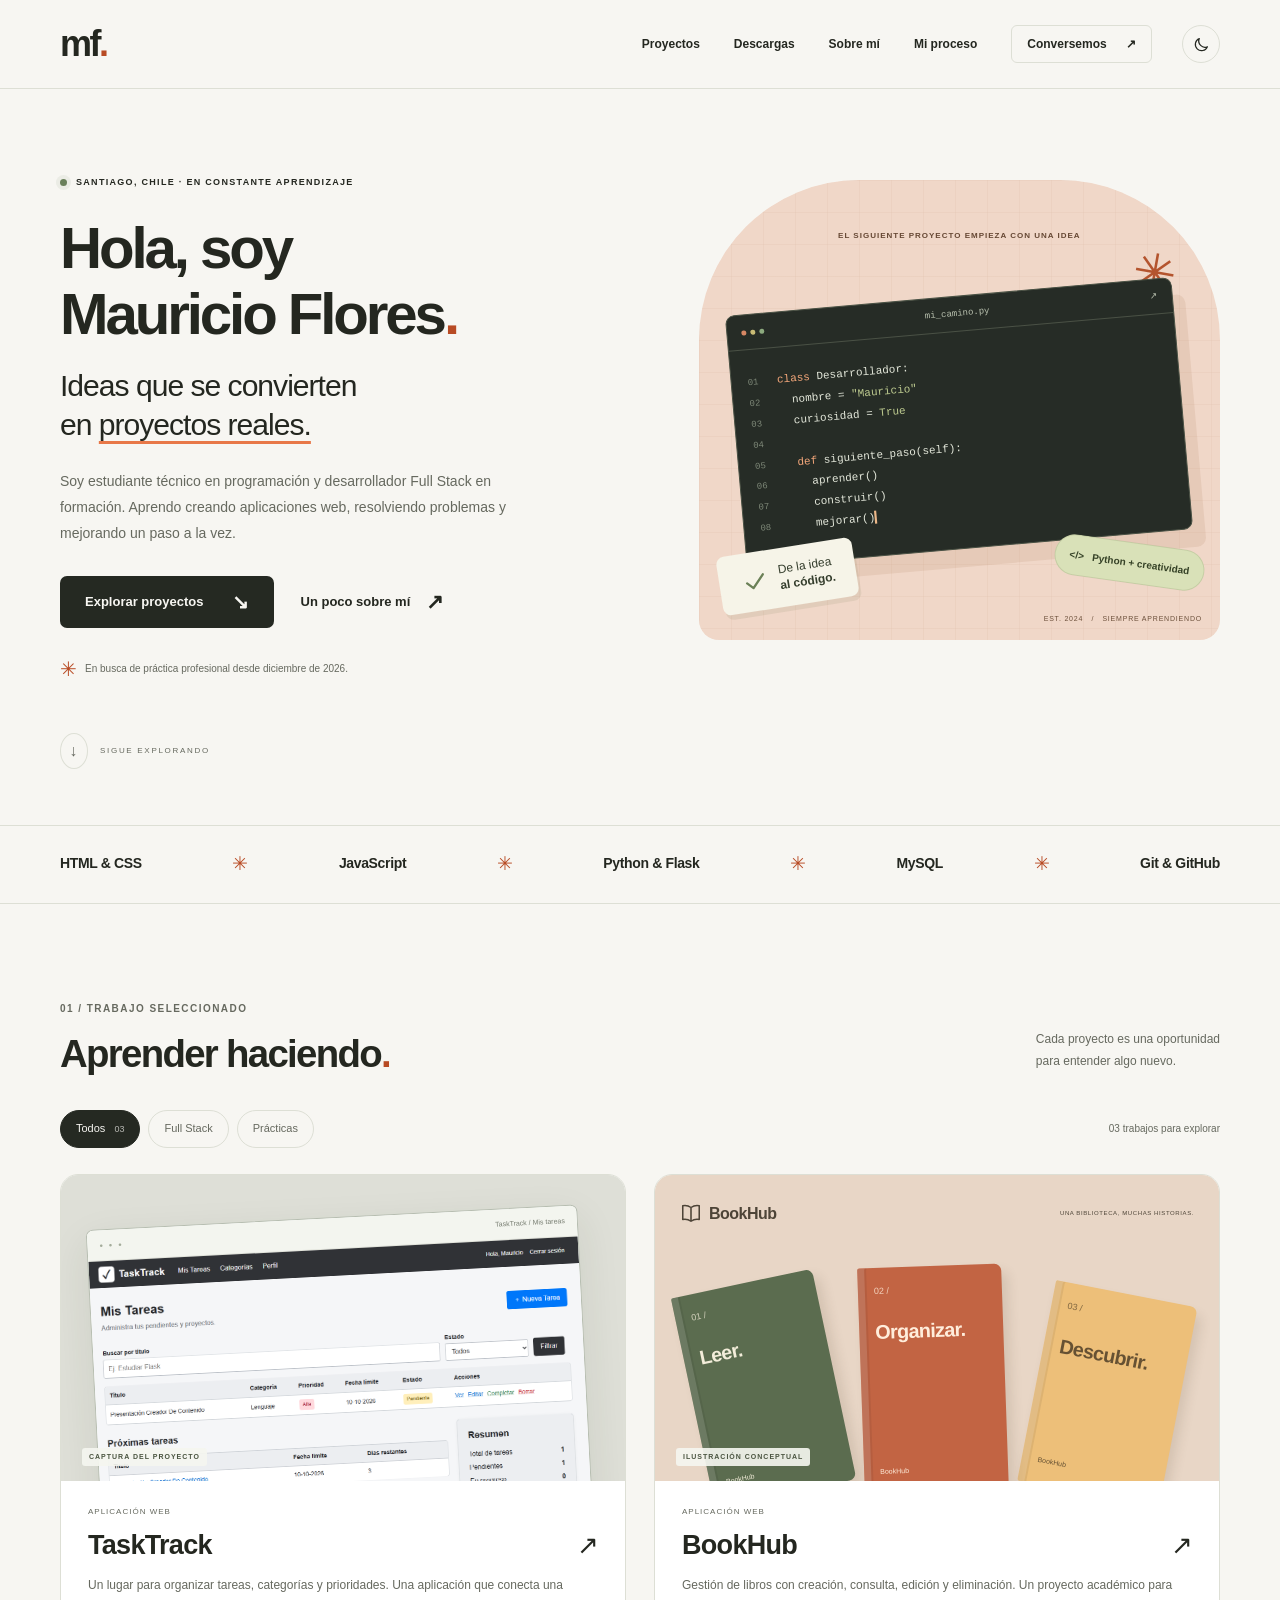
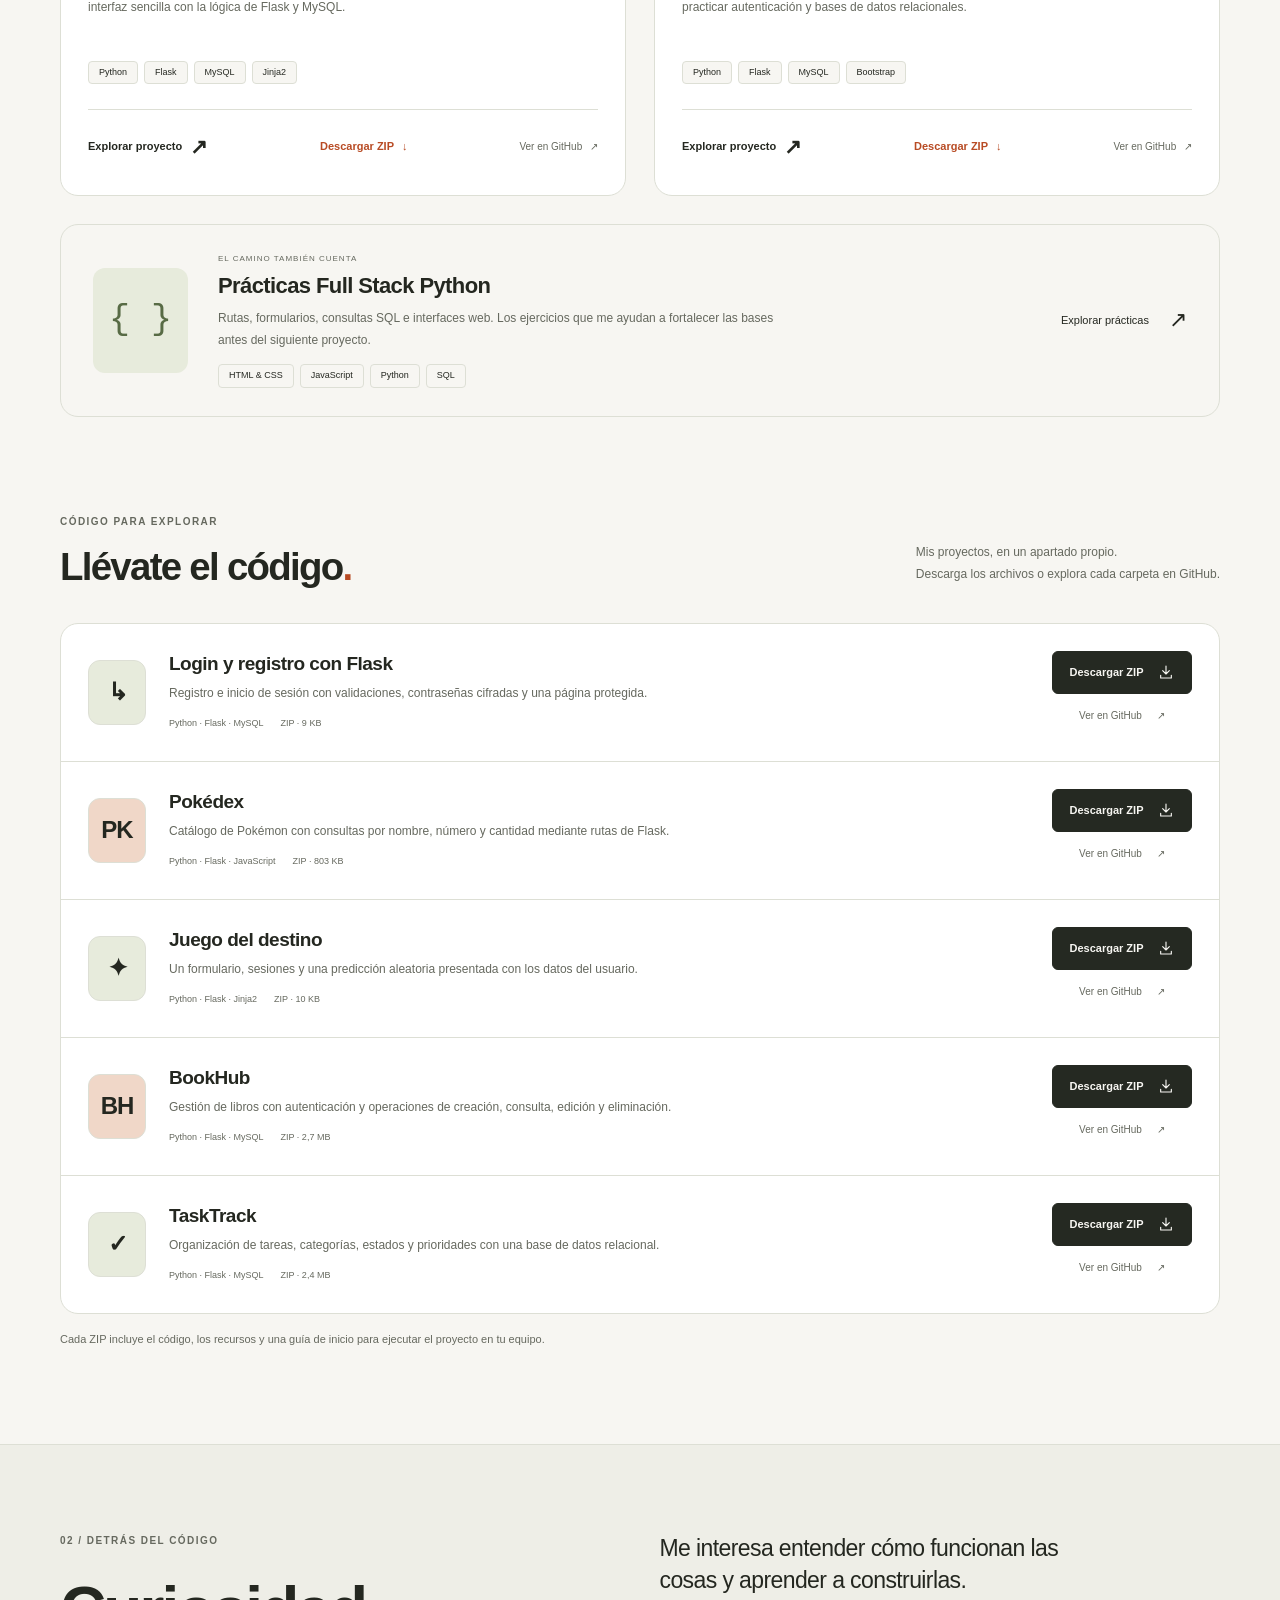
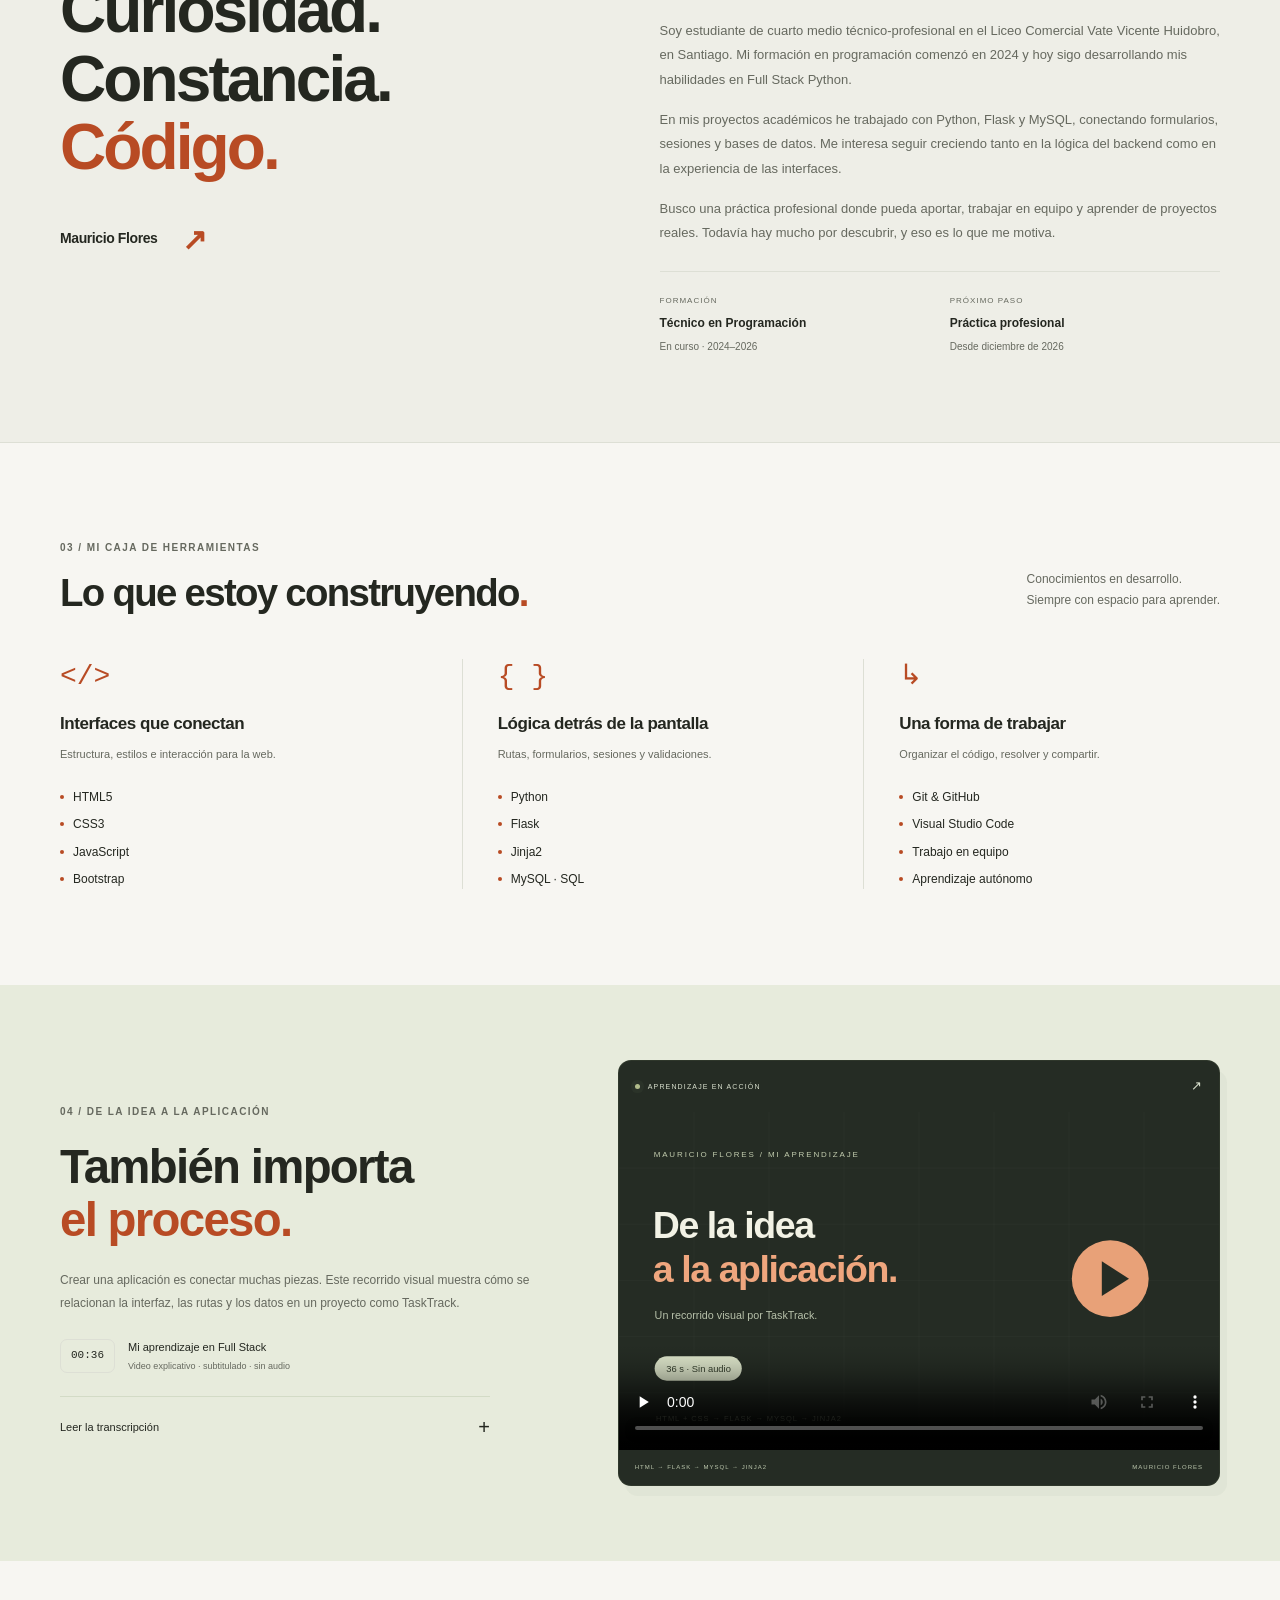
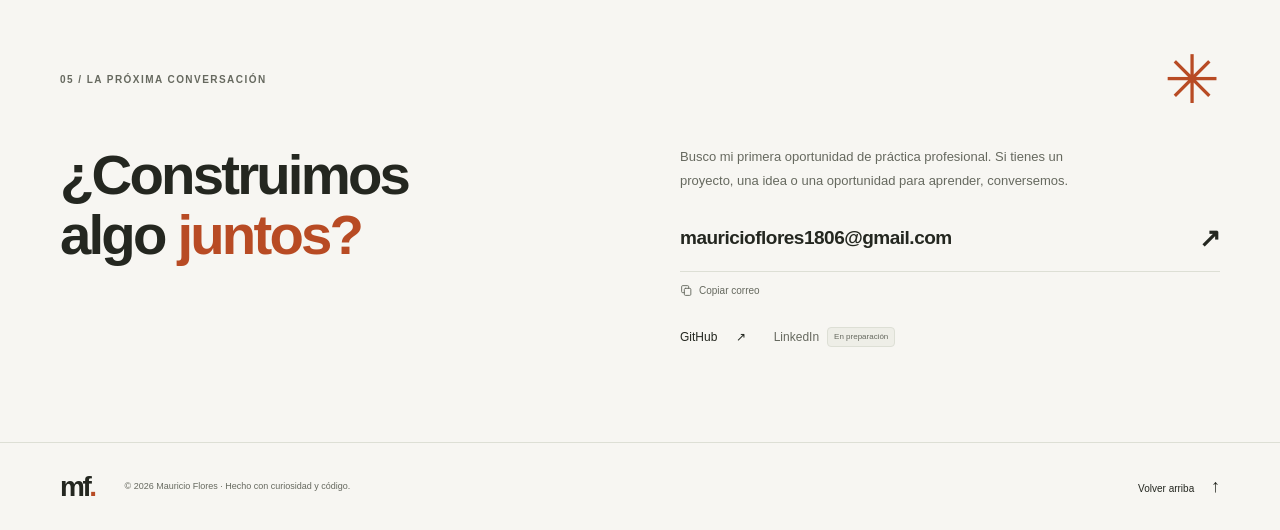
<file: index.html>
<!doctype html>
<html lang="es" data-theme="light">

<head>
  <meta charset="UTF-8">
  <meta name="viewport" content="width=device-width, initial-scale=1">
  <meta name="description"
    content="Soy Mauricio Flores, estudiante técnico en programación en Santiago de Chile. Conoce mis proyectos con Python, Flask, MySQL y desarrollo web.">
  <meta name="theme-color" content="#f7f6f2">
  <meta property="og:title" content="Mauricio Flores · Portafolio">
  <meta property="og:description"
    content="Aprender, construir y seguir mejorando. Mis proyectos y mi camino en el desarrollo web.">
  <meta property="og:type" content="website">
  <title>Mauricio Flores · Desarrollador en formación</title>
  <link rel="icon" type="image/svg+xml" href="static/assets/favicon.svg">
  <link rel="stylesheet" href="static/css/styles.css">
  <script src="static/js/config.js" defer></script>
  <script src="static/js/script.js" defer></script>
</head>

<body id="inicio">
  <a class="skip-link" href="#contenido">Saltar al contenido</a>
  <header class="header">
    <div class="nav-wrap container">
      <a class="brand" href="#inicio" aria-label="Mauricio Flores, inicio">mf<span>.</span></a>
      <nav class="navigation" id="navegacion" aria-label="Navegación principal">
        <a href="#proyectos">Proyectos</a>
        <a href="#descargas">Descargas</a>
        <a href="#sobre-mi">Sobre mí</a>
        <a href="#proceso">Mi proceso</a>
        <a class="nav-contact" href="#contacto">Conversemos <span aria-hidden="true">↗</span></a>
      </nav>
      <div class="nav-actions">
        <button class="theme-toggle js-only" id="theme-toggle" type="button" aria-label="Activar tema oscuro"
          aria-pressed="false">
          <svg class="moon-icon" viewBox="0 0 24 24" aria-hidden="true">
            <path d="M20.3 15.1A8.7 8.7 0 0 1 8.9 3.7 8.8 8.8 0 1 0 20.3 15.1Z" />
          </svg>
          <svg class="sun-icon" viewBox="0 0 24 24" aria-hidden="true">
            <circle cx="12" cy="12" r="4" />
            <path d="M12 2v2m0 16v2M2 12h2m16 0h2M5 5l1.5 1.5m11 11L19 19M5 19l1.5-1.5m11-11L19 5" />
          </svg>
        </button>
        <button class="menu-toggle js-only" id="menu-toggle" type="button" aria-label="Abrir menú" aria-expanded="false"
          aria-controls="navegacion"><span></span><span></span></button>
      </div>
    </div>
  </header>

  <main id="contenido">
    <section class="hero container" aria-labelledby="hero-title">
      <div class="hero-copy">
        <p class="eyebrow"><span class="status-dot" aria-hidden="true"></span> SANTIAGO, CHILE · EN CONSTANTE
          APRENDIZAJE</p>
        <h1 id="hero-title">Hola, soy<br>Mauricio Flores<span class="orange">.</span></h1>
        <p class="hero-statement">Ideas que se convierten<br>en <span class="underlined">proyectos reales.</span></p>
        <p class="hero-description">Soy estudiante técnico en programación y desarrollador Full Stack en formación.
          Aprendo creando aplicaciones web, resolviendo problemas y mejorando un paso a la vez.</p>
        <div class="hero-actions">
          <a class="button button-dark" href="#proyectos">Explorar proyectos <span aria-hidden="true">↘</span></a>
          <a class="text-link" href="#sobre-mi">Un poco sobre mí <span aria-hidden="true">↗</span></a>
        </div>
        <div class="hero-note"><span class="small-cross" aria-hidden="true">✳</span> En busca de práctica profesional
          desde diciembre de 2026.</div>
      </div>
      <div class="hero-art" aria-label="Ilustración de mi espacio de trabajo: ideas, código y proyectos">
        <div class="art-grid" aria-hidden="true"></div>
        <span class="art-label">EL SIGUIENTE PROYECTO EMPIEZA CON UNA IDEA</span>
        <span class="art-spark" aria-hidden="true">✳</span>
        <div class="code-window">
          <div class="window-bar">
            <div class="window-dots" aria-hidden="true"><i></i><i></i><i></i></div><span>mi_camino.py</span><span
              aria-hidden="true">↗</span>
          </div>
          <div class="code-lines" aria-hidden="true"><span><i>01</i> <em>class</em> Desarrollador:</span><span><i>02</i>
              &nbsp; nombre = <b>"Mauricio"</b></span><span><i>03</i> &nbsp; curiosidad =
              <b>True</b></span><span><i>04</i></span><span><i>05</i> &nbsp; <em>def</em>
              siguiente_paso(self):</span><span><i>06</i> &nbsp; &nbsp; aprender()</span><span><i>07</i> &nbsp; &nbsp;
              construir()</span><span><i>08</i> &nbsp; &nbsp; mejorar()<span class="cursor">▎</span></span></div>
        </div>
        <div class="art-sticker"><svg viewBox="0 0 32 32" aria-hidden="true">
            <path d="m7 16 6 6L25 9" />
          </svg>
          <div>De la idea<br><strong>al código.</strong></div>
        </div>
        <div class="tech-pill">&lt;/&gt; &nbsp; Python + creatividad</div>
        <span class="art-coordinate">EST. 2024 &nbsp; / &nbsp; SIEMPRE APRENDIENDO</span>
      </div>
      <a class="scroll-cue" href="#proyectos"><span aria-hidden="true">↓</span> SIGUE EXPLORANDO</a>
    </section>

    <div class="skill-ribbon" aria-label="Tecnologías principales">
      <div class="container"><span>HTML & CSS</span><i aria-hidden="true">✳</i><span>JavaScript</span><i
          aria-hidden="true">✳</i><span>Python & Flask</span><i aria-hidden="true">✳</i><span>MySQL</span><i
          aria-hidden="true">✳</i><span>Git & GitHub</span></div>
    </div>

    <section class="section container" id="proyectos" aria-labelledby="projects-title">
      <div class="section-heading" data-reveal>
        <div>
          <p class="eyebrow section-number">01 / TRABAJO SELECCIONADO</p>
          <h2 id="projects-title">Aprender haciendo<span class="orange">.</span></h2>
        </div>
        <p>Cada proyecto es una oportunidad<br>para entender algo nuevo.</p>
      </div>
      <div class="project-toolbar">
        <div class="filters js-only" role="group" aria-label="Filtrar proyectos">
          <button class="filter is-active" type="button" data-filter="all" aria-pressed="true">Todos
            <span>03</span></button>
          <button class="filter" type="button" data-filter="fullstack" aria-pressed="false">Full Stack</button>
          <button class="filter" type="button" data-filter="practicas" aria-pressed="false">Prácticas</button>
        </div>
        <p class="project-count" id="project-count" aria-live="polite" aria-atomic="true">03 trabajos para explorar</p>
      </div>
      <div class="projects-grid">
        <article class="project-card" data-category="fullstack" data-reveal>
          <div class="project-visual tasktrack-visual">
            <div class="preview-browser">
              <div class="preview-bar"><span aria-hidden="true">● ● ●</span><span>TaskTrack / Mis tareas</span></div>
              <img src="static/assets/tasktrack.png"
                alt="Captura real de TaskTrack: tabla de tareas, filtros por estado, próximas tareas y resumen."
                width="1176" height="993" loading="lazy">
            </div>
            <span class="visual-label">CAPTURA DEL PROYECTO</span>
          </div>
          <div class="project-content">
            <div class="project-meta"><span>APLICACIÓN WEB</span></div>
            <h3>TaskTrack <span aria-hidden="true">↗</span></h3>
            <p>Un lugar para organizar tareas, categorías y prioridades. Una aplicación que conecta una interfaz
              sencilla con la lógica de Flask y MySQL.</p>
            <ul class="tags" aria-label="Tecnologías de TaskTrack">
              <li>Python</li>
              <li>Flask</li>
              <li>MySQL</li>
              <li>Jinja2</li>
            </ul>
            <div class="project-links"><button class="text-link js-only" type="button" data-project="tasktrack">Explorar
                proyecto <span aria-hidden="true">↗</span></button><a class="project-download"
                href="downloads/tasktrack.zip" download="tasktrack.zip"
                aria-label="Descargar TaskTrack en ZIP">Descargar ZIP <span aria-hidden="true">↓</span></a><a
                class="repo-link" data-repo-link="tasktrack"
                href="https://github.com/Mauricio-Flores/Skillnest_fullStack_Python/tree/main/python/flask/Simulaciones/TaskTrack_mauricio_flores_06-10-2026"
                target="_blank" rel="noopener noreferrer">Ver en GitHub <span aria-hidden="true">↗</span></a></div>
          </div>
        </article>
        <article class="project-card" data-category="fullstack" data-reveal>
          <div class="project-visual bookhub-visual" role="img"
            aria-label="Ilustración conceptual de BookHub: tres libros con las palabras leer, organizar y descubrir.">
            <div class="bookhub-mark"><svg viewBox="0 0 24 24" aria-hidden="true">
                <path d="M12 6C8 3 3 4 3 4v15s5-1 9 2c4-3 9-2 9-2V4s-5-1-9 2Zm0 0v15" />
              </svg> BookHub<span>UNA BIBLIOTECA, MUCHAS HISTORIAS.</span></div>
            <div class="books" aria-hidden="true">
              <div class="book book-one"><small>01 /</small><b>Leer.</b><span>BookHub</span></div>
              <div class="book book-two"><small>02 /</small><b>Organizar.</b><span>BookHub</span></div>
              <div class="book book-three"><small>03 /</small><b>Descubrir.</b><span>BookHub</span></div>
            </div>
            <span class="visual-label">ILUSTRACIÓN CONCEPTUAL</span>
          </div>
          <div class="project-content">
            <div class="project-meta"><span>APLICACIÓN WEB</span></div>
            <h3>BookHub <span aria-hidden="true">↗</span></h3>
            <p>Gestión de libros con creación, consulta, edición y eliminación. Un proyecto académico para practicar
              autenticación y bases de datos relacionales.</p>
            <ul class="tags" aria-label="Tecnologías de BookHub">
              <li>Python</li>
              <li>Flask</li>
              <li>MySQL</li>
              <li>Bootstrap</li>
            </ul>
            <div class="project-links"><button class="text-link js-only" type="button" data-project="bookhub">Explorar
                proyecto <span aria-hidden="true">↗</span></button><a class="project-download"
                href="downloads/bookhub.zip" download="bookhub.zip" aria-label="Descargar BookHub en ZIP">Descargar ZIP
                <span aria-hidden="true">↓</span></a><a class="repo-link" data-repo-link="bookhub"
                href="https://github.com/Mauricio-Flores/Skillnest_fullStack_Python/tree/main/python/flask/Simulaciones/BookHub_mauricio_flores"
                target="_blank" rel="noopener noreferrer">Ver en GitHub <span aria-hidden="true">↗</span></a></div>
          </div>
        </article>
        <article class="practice-card" data-category="practicas" data-reveal>
          <div class="practice-symbol" aria-hidden="true">{ }</div>
          <div class="practice-copy">
            <p class="project-meta">EL CAMINO TAMBIÉN CUENTA</p>
            <h3>Prácticas Full Stack Python</h3>
            <p>Rutas, formularios, consultas SQL e interfaces web. Los ejercicios que me ayudan a fortalecer las bases
              antes del siguiente proyecto.</p>
            <ul class="tags" aria-label="Tecnologías de las prácticas">
              <li>HTML & CSS</li>
              <li>JavaScript</li>
              <li>Python</li>
              <li>SQL</li>
            </ul>
          </div><a class="practice-link" data-repo-link
            href="https://github.com/Mauricio-Flores/Skillnest_fullStack_Python" target="_blank"
            rel="noopener noreferrer">Explorar prácticas <span aria-hidden="true">↗</span></a>
        </article>
      </div>
      <noscript>
        <p class="no-js-note">Puedes explorar el código desde los enlaces de GitHub. Activa JavaScript para usar los
          filtros, cambiar de tema y consultar los detalles de cada proyecto.</p>
      </noscript>
    </section>

    <section class="section container downloads-section" id="descargas" aria-labelledby="downloads-title">
      <div class="section-heading" data-reveal>
        <div>
          <p class="eyebrow section-number">CÓDIGO PARA EXPLORAR</p>
          <h2 id="downloads-title">Llévate el código<span class="orange">.</span></h2>
        </div>
        <p>Mis proyectos, en un apartado propio.<br>Descarga los archivos o explora cada carpeta en GitHub.</p>
      </div>
      <div class="downloads-list" data-reveal>
        <article class="download-item" id="descarga-login">
          <div class="download-symbol" aria-hidden="true">↳</div>
          <div class="download-info">
            <h3>Login y registro con Flask</h3>
            <p>Registro e inicio de sesión con validaciones, contraseñas cifradas y una página protegida.</p>
            <div class="download-meta"><span>Python · Flask · MySQL</span><span>ZIP · 9 KB</span></div>
          </div>
          <div class="download-actions">
            <a class="download-button" href="downloads/login-registro-flask.zip" download="login-registro-flask.zip"
              aria-label="Descargar Login y registro con Flask en ZIP">Descargar ZIP <svg viewBox="0 0 24 24"
                aria-hidden="true">
                <path d="M12 3v12m-5-5 5 5 5-5M4 17v4h16v-4" />
              </svg></a>
            <a class="download-repo" data-repo-link="login"
              href="https://github.com/Mauricio-Flores/Skillnest_fullStack_Python/tree/main/python/core/LOGIN_REGISTRO_FLASK_mauricio_flores_30092026"
              target="_blank" rel="noopener noreferrer" aria-label="Ver Login y registro con Flask en GitHub">Ver en
              GitHub <span aria-hidden="true">↗</span></a>
          </div>
        </article>
        <article class="download-item" id="descarga-pokedex">
          <div class="download-symbol" aria-hidden="true">PK</div>
          <div class="download-info">
            <h3>Pokédex</h3>
            <p>Catálogo de Pokémon con consultas por nombre, número y cantidad mediante rutas de Flask.</p>
            <div class="download-meta"><span>Python · Flask · JavaScript</span><span>ZIP · 803 KB</span></div>
          </div>
          <div class="download-actions">
            <a class="download-button" href="downloads/pokedex.zip" download="pokedex.zip"
              aria-label="Descargar Pokédex en ZIP">Descargar ZIP <svg viewBox="0 0 24 24" aria-hidden="true">
                <path d="M12 3v12m-5-5 5 5 5-5M4 17v4h16v-4" />
              </svg></a>
            <a class="download-repo" data-repo-link="pokedex"
              href="https://github.com/Mauricio-Flores/Skillnest_fullStack_Python/tree/main/python/core/pokedex_app_mauricio_flores_2026-07-22"
              target="_blank" rel="noopener noreferrer" aria-label="Ver Pokédex en GitHub">Ver en GitHub <span
                aria-hidden="true">↗</span></a>
          </div>
        </article>
        <article class="download-item" id="descarga-destino">
          <div class="download-symbol" aria-hidden="true">✦</div>
          <div class="download-info">
            <h3>Juego del destino</h3>
            <p>Un formulario, sesiones y una predicción aleatoria presentada con los datos del usuario.</p>
            <div class="download-meta"><span>Python · Flask · Jinja2</span><span>ZIP · 10 KB</span></div>
          </div>
          <div class="download-actions">
            <a class="download-button" href="downloads/juego-destino.zip" download="juego-destino.zip"
              aria-label="Descargar Juego del destino en ZIP">Descargar ZIP <svg viewBox="0 0 24 24" aria-hidden="true">
                <path d="M12 3v12m-5-5 5 5 5-5M4 17v4h16v-4" />
              </svg></a>
            <a class="download-repo" data-repo-link="destino"
              href="https://github.com/Mauricio-Flores/Skillnest_fullStack_Python/tree/main/python/core/juego_destino_flores_mauricio"
              target="_blank" rel="noopener noreferrer" aria-label="Ver Juego del destino en GitHub">Ver en GitHub <span
                aria-hidden="true">↗</span></a>
          </div>
        </article>
        <article class="download-item" id="descarga-bookhub">
          <div class="download-symbol" aria-hidden="true">BH</div>
          <div class="download-info">
            <h3>BookHub</h3>
            <p>Gestión de libros con autenticación y operaciones de creación, consulta, edición y eliminación.</p>
            <div class="download-meta"><span>Python · Flask · MySQL</span><span>ZIP · 2,7 MB</span></div>
          </div>
          <div class="download-actions">
            <a class="download-button" href="downloads/bookhub.zip" download="bookhub.zip"
              aria-label="Descargar BookHub en ZIP">Descargar ZIP <svg viewBox="0 0 24 24" aria-hidden="true">
                <path d="M12 3v12m-5-5 5 5 5-5M4 17v4h16v-4" />
              </svg></a>
            <a class="download-repo" data-repo-link="bookhub"
              href="https://github.com/Mauricio-Flores/Skillnest_fullStack_Python/tree/main/python/flask/Simulaciones/BookHub_mauricio_flores"
              target="_blank" rel="noopener noreferrer" aria-label="Ver BookHub en GitHub">Ver en GitHub <span
                aria-hidden="true">↗</span></a>
          </div>
        </article>
        <article class="download-item" id="descarga-tasktrack">
          <div class="download-symbol" aria-hidden="true">✓</div>
          <div class="download-info">
            <h3>TaskTrack</h3>
            <p>Organización de tareas, categorías, estados y prioridades con una base de datos relacional.</p>
            <div class="download-meta"><span>Python · Flask · MySQL</span><span>ZIP · 2,4 MB</span></div>
          </div>
          <div class="download-actions">
            <a class="download-button" href="downloads/tasktrack.zip" download="tasktrack.zip"
              aria-label="Descargar TaskTrack en ZIP">Descargar ZIP <svg viewBox="0 0 24 24" aria-hidden="true">
                <path d="M12 3v12m-5-5 5 5 5-5M4 17v4h16v-4" />
              </svg></a>
            <a class="download-repo" data-repo-link="tasktrack"
              href="https://github.com/Mauricio-Flores/Skillnest_fullStack_Python/tree/main/python/flask/Simulaciones/TaskTrack_mauricio_flores_06-10-2026"
              target="_blank" rel="noopener noreferrer" aria-label="Ver TaskTrack en GitHub">Ver en GitHub <span
                aria-hidden="true">↗</span></a>
          </div>
        </article>
      </div>
      <p class="downloads-note">Cada ZIP incluye el código, los recursos y una guía de inicio para ejecutar el proyecto
        en tu equipo.</p>
    </section>

    <section class="about-section" id="sobre-mi" aria-labelledby="about-title">
      <div class="container about-grid">
        <div class="about-heading" data-reveal>
          <p class="eyebrow section-number">02 / DETRÁS DEL CÓDIGO</p>
          <h2 id="about-title">Curiosidad.<br>Constancia.<br><span class="orange">Código.</span></h2>
          <div class="about-signature">Mauricio Flores <span aria-hidden="true">↗</span></div>
        </div>
        <div class="about-copy" data-reveal>
          <p class="large-copy">Me interesa entender cómo funcionan las cosas y aprender a construirlas.</p>
          <p>Soy estudiante de cuarto medio técnico-profesional en el Liceo Comercial Vate Vicente Huidobro, en
            Santiago. Mi formación en programación comenzó en 2024 y hoy sigo desarrollando mis habilidades en Full
            Stack Python.</p>
          <p>En mis proyectos académicos he trabajado con Python, Flask y MySQL, conectando formularios, sesiones y
            bases de datos. Me interesa seguir creciendo tanto en la lógica del backend como en la experiencia de las
            interfaces.</p>
          <p>Busco una práctica profesional donde pueda aportar, trabajar en equipo y aprender de proyectos reales.
            Todavía hay mucho por descubrir, y eso es lo que me motiva.</p>
          <div class="about-facts">
            <div><span>FORMACIÓN</span><strong>Técnico en Programación</strong><small>En curso · 2024–2026</small></div>
            <div><span>PRÓXIMO PASO</span><strong>Práctica profesional</strong><small>Desde diciembre de 2026</small>
            </div>
          </div>
        </div>
      </div>
    </section>

    <section class="section container skills-section" aria-labelledby="skills-title">
      <div class="section-heading" data-reveal>
        <div>
          <p class="eyebrow section-number">03 / MI CAJA DE HERRAMIENTAS</p>
          <h2 id="skills-title">Lo que estoy construyendo<span class="orange">.</span></h2>
        </div>
        <p>Conocimientos en desarrollo.<br>Siempre con espacio para aprender.</p>
      </div>
      <div class="skills-grid" data-reveal>
        <article class="skill-group"><span class="skill-icon" aria-hidden="true">&lt;/&gt;</span>
          <h3>Interfaces que conectan</h3>
          <p>Estructura, estilos e interacción para la web.</p>
          <ul class="skill-list">
            <li>HTML5</li>
            <li>CSS3</li>
            <li>JavaScript</li>
            <li>Bootstrap</li>
          </ul>
        </article>
        <article class="skill-group"><span class="skill-icon" aria-hidden="true">{ }</span>
          <h3>Lógica detrás de la pantalla</h3>
          <p>Rutas, formularios, sesiones y validaciones.</p>
          <ul class="skill-list">
            <li>Python</li>
            <li>Flask</li>
            <li>Jinja2</li>
            <li>MySQL · SQL</li>
          </ul>
        </article>
        <article class="skill-group"><span class="skill-icon" aria-hidden="true">↳</span>
          <h3>Una forma de trabajar</h3>
          <p>Organizar el código, resolver y compartir.</p>
          <ul class="skill-list">
            <li>Git & GitHub</li>
            <li>Visual Studio Code</li>
            <li>Trabajo en equipo</li>
            <li>Aprendizaje autónomo</li>
          </ul>
        </article>
      </div>
    </section>

    <section class="process-section" id="proceso" aria-labelledby="process-title">
      <div class="container process-grid">
        <div class="process-copy" data-reveal>
          <p class="eyebrow section-number">04 / DE LA IDEA A LA APLICACIÓN</p>
          <h2 id="process-title">También importa<br><span class="orange">el proceso.</span></h2>
          <p>Crear una aplicación es conectar muchas piezas. Este recorrido visual muestra cómo se relacionan la
            interfaz, las rutas y los datos en un proyecto como TaskTrack.</p>
          <div class="video-description"><span class="video-duration">00:36</span><span>Mi aprendizaje en Full
              Stack<br><small>Video explicativo · subtitulado · sin audio</small></span></div>
          <details class="transcript">
            <summary>Leer la transcripción <span aria-hidden="true">+</span></summary>
            <p>Primero, una idea: organizar tareas. HTML y CSS construyen la interfaz. Un formulario envía los datos a
              una ruta de Flask. Python valida la información y organiza la lógica. MySQL guarda las tareas y sus
              relaciones. Jinja2 presenta el resultado en la página. TaskTrack reúne esas piezas en una aplicación con
              autenticación, categorías y filtros. El siguiente paso es seguir aprendiendo y mejorando.</p>
          </details>
        </div>
        <div class="video-wrap" data-reveal>
          <div class="video-topline"><span class="status-dot" aria-hidden="true"></span> APRENDIZAJE EN ACCIÓN <span
              aria-hidden="true">↗</span></div><video id="learning-video" controls playsinline preload="none"
            poster="static/assets/video-poster.svg" width="1280" height="720"
            aria-label="De la idea a la aplicación: recorrido visual por el desarrollo de TaskTrack">
            <source src="static/assets/mi-proceso.mp4" type="video/mp4">
            <track kind="captions" src="static/assets/mi-proceso.vtt" srclang="es" label="Español" default>Tu navegador no
            puede reproducir este video. <a href="static/assets/mi-proceso.mp4">Descargar video explicativo</a>.
          </video>
          <div class="video-bottomline"><span>HTML → FLASK → MYSQL → JINJA2</span><span>MAURICIO FLORES</span></div>
        </div>
      </div>
    </section>

    <section class="contact-section container" id="contacto" aria-labelledby="contact-title">
      <div class="contact-top" data-reveal>
        <p class="eyebrow section-number">05 / LA PRÓXIMA CONVERSACIÓN</p><span class="contact-flower"
          aria-hidden="true">✳</span>
      </div>
      <div class="contact-grid" data-reveal>
        <h2 id="contact-title">¿Construimos<br>algo <span class="orange">juntos?</span></h2>
        <div class="contact-copy">
          <p>Busco mi primera oportunidad de práctica profesional. Si tienes un proyecto, una idea o una oportunidad
            para aprender, conversemos.</p><a class="contact-email" data-email-link
            href="mailto:mauricioflores1806@gmail.com"><span data-email-text>mauricioflores1806@gmail.com</span><span
              aria-hidden="true">↗</span></a><button class="copy-email js-only" id="copy-email" type="button"><svg
              viewBox="0 0 24 24" aria-hidden="true">
              <rect x="8" y="8" width="12" height="13" rx="2" />
              <path d="M16 8V5a2 2 0 0 0-2-2H5a2 2 0 0 0-2 2v9a2 2 0 0 0 2 2h3" />
            </svg>Copiar correo</button>
          <div class="social-links"><a data-github-profile href="https://github.com/Mauricio-Flores" target="_blank"
              rel="noopener noreferrer">GitHub <span aria-hidden="true">↗</span></a><a id="linkedin-link" hidden
              target="_blank" rel="noopener noreferrer">LinkedIn <span aria-hidden="true">↗</span></a><span
              class="social-pending" id="linkedin-pending">LinkedIn <small>En preparación</small></span></div>
        </div>
      </div>
    </section>
  </main>

  <footer class="footer">
    <div class="container"><a class="brand" href="#inicio" aria-label="Volver al inicio">mf<span>.</span></a>
      <p>© 2026 Mauricio Flores · Hecho con curiosidad y código.</p><a class="back-top" href="#inicio">Volver arriba
        <span aria-hidden="true">↑</span></a>
    </div>
  </footer>

  <dialog class="project-dialog" id="project-dialog" aria-labelledby="dialog-title">
    <div class="dialog-shell"><button class="dialog-close" id="dialog-close" type="button"
        aria-label="Cerrar detalles del proyecto">×</button>
      <p class="eyebrow" id="dialog-category"></p>
      <h2 id="dialog-title"></h2>
      <p class="dialog-description" id="dialog-description"></p>
      <h3>Qué puedes encontrar</h3>
      <ul class="dialog-features" id="dialog-features"></ul>
      <h3>Lo que practiqué</h3>
      <p id="dialog-learning"></p>
      <ul class="tags" id="dialog-tags" aria-label="Tecnologías utilizadas"></ul><a class="button button-dark"
        id="dialog-repo" href="https://github.com/Mauricio-Flores/Skillnest_fullStack_Python" target="_blank"
        rel="noopener noreferrer">Ver en GitHub <span aria-hidden="true">↗</span></a>
      <p class="dialog-note">Proyecto académico. El enlace abre la carpeta del proyecto en GitHub. Estas aplicaciones
        requieren Python y MySQL para ejecutarse de forma local.</p>
    </div>
  </dialog>
  <div class="toast" id="toast" role="status" aria-live="polite" aria-atomic="true"></div>
</body>

</html>
</file>
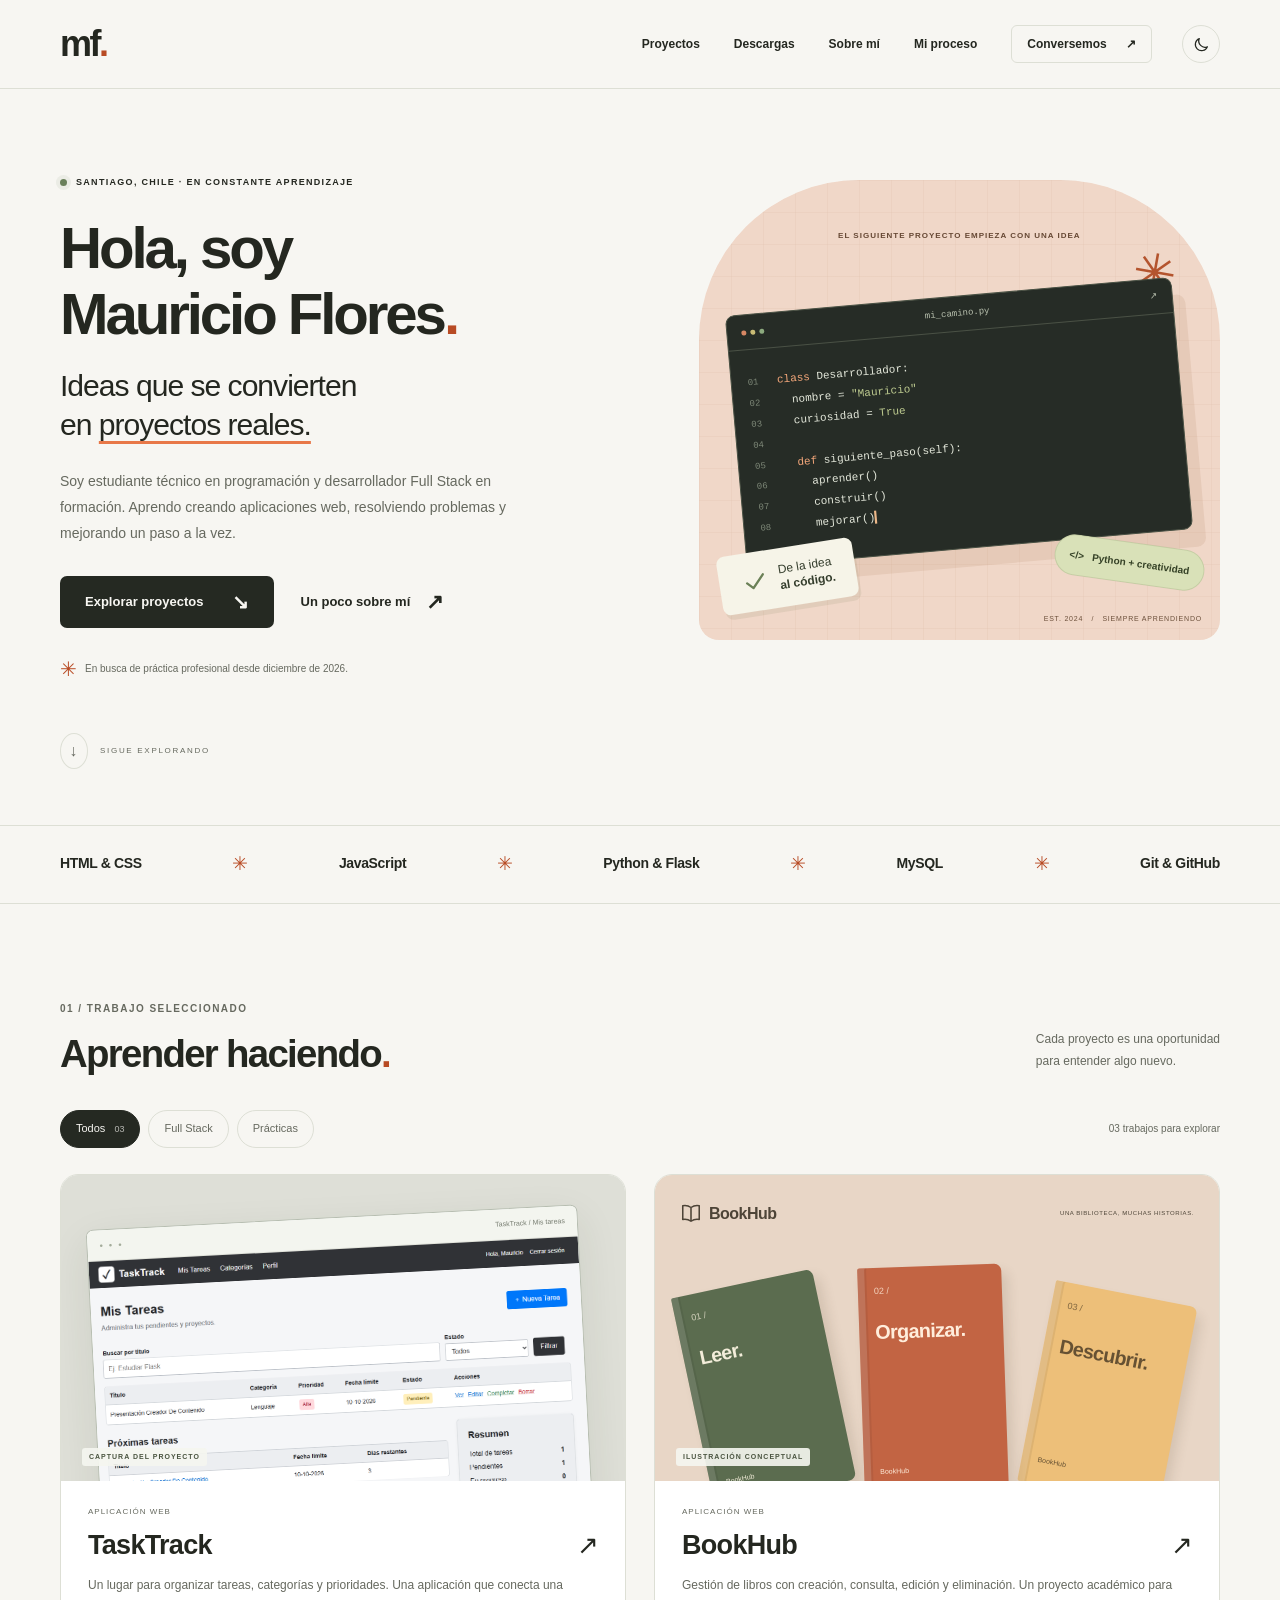
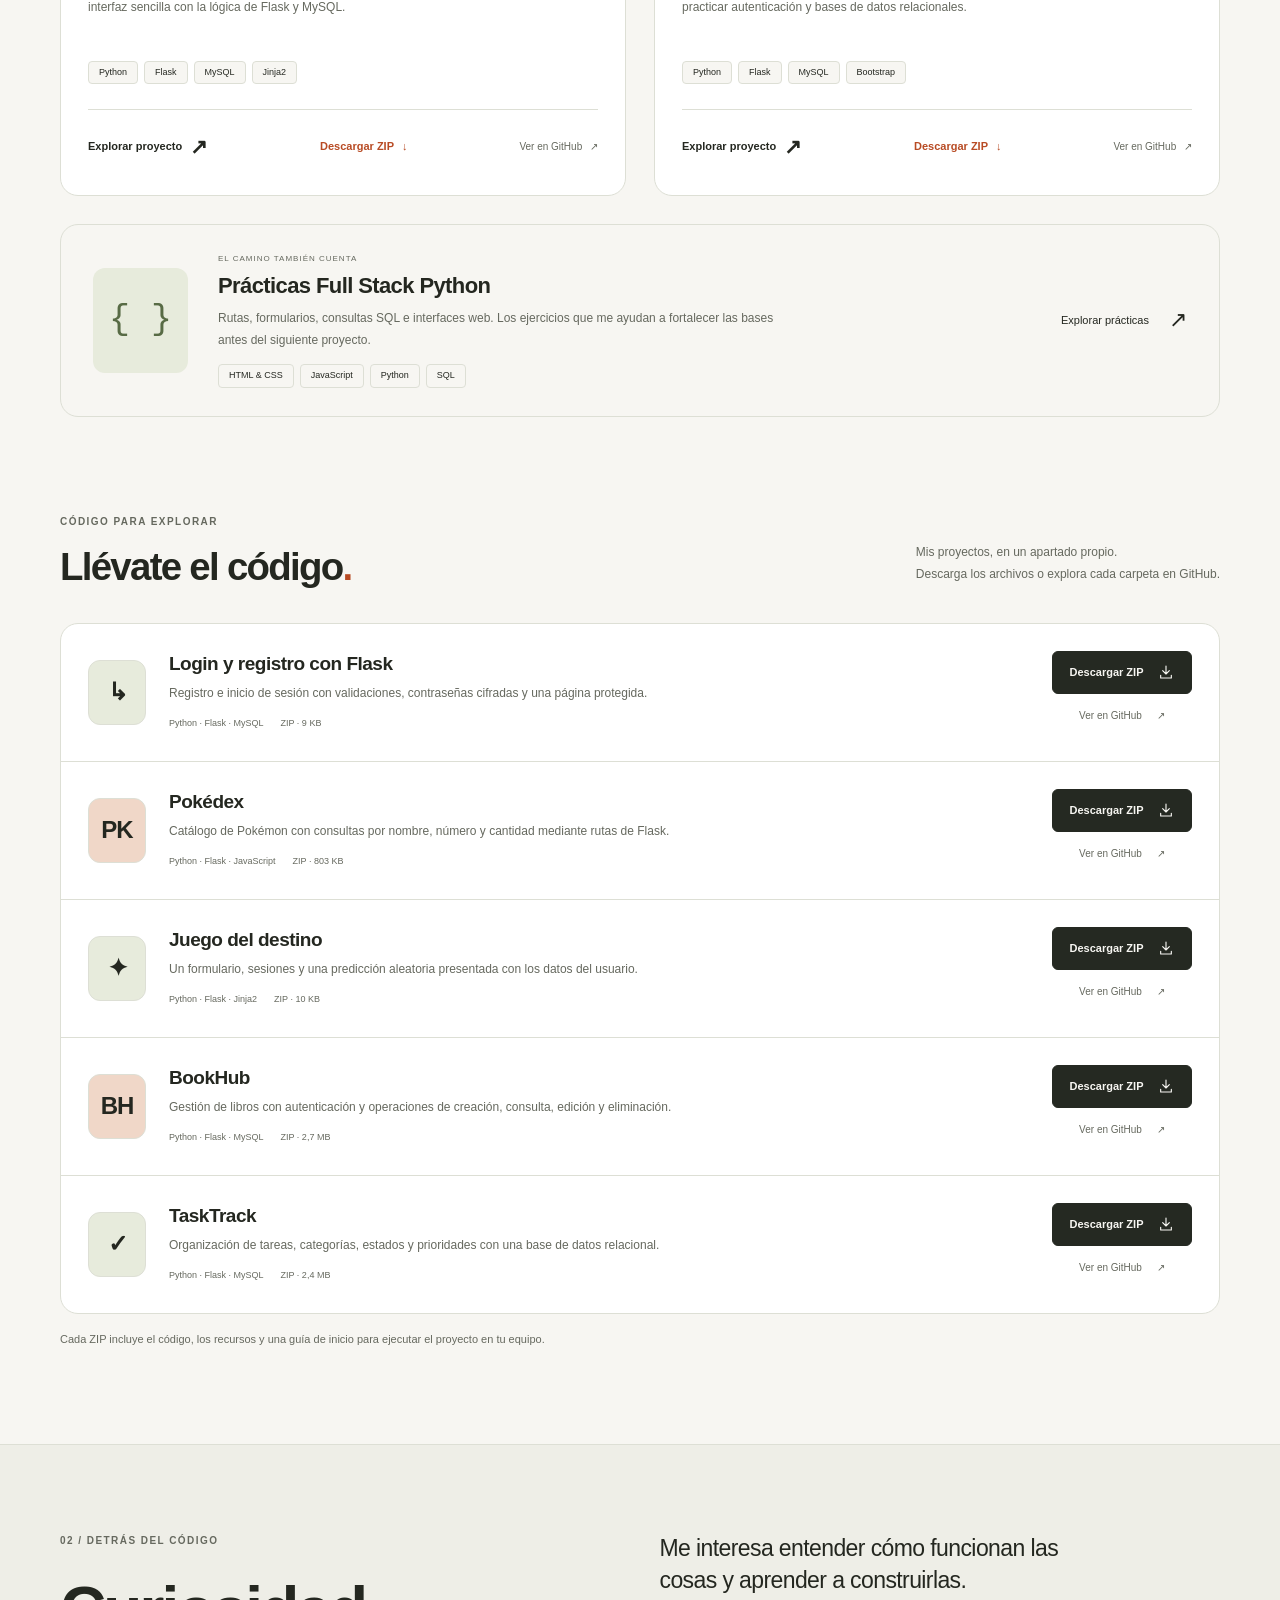
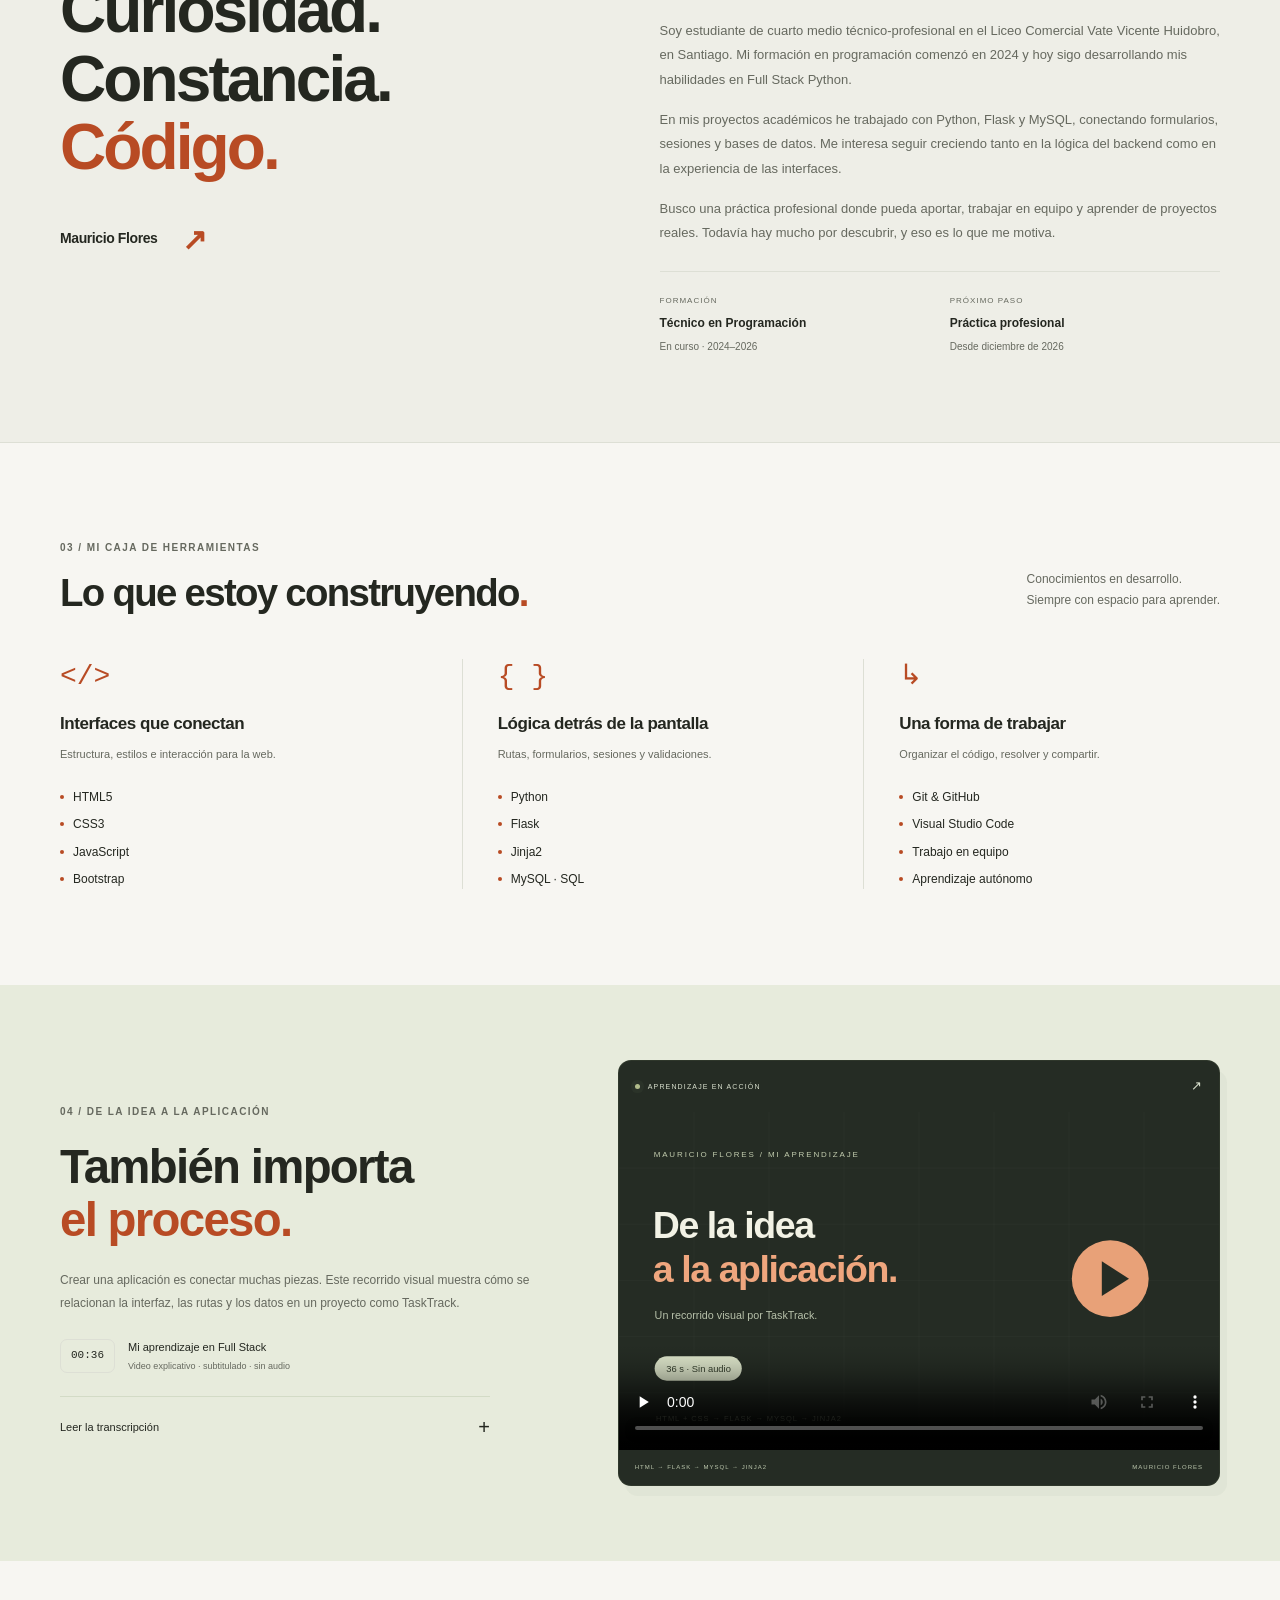
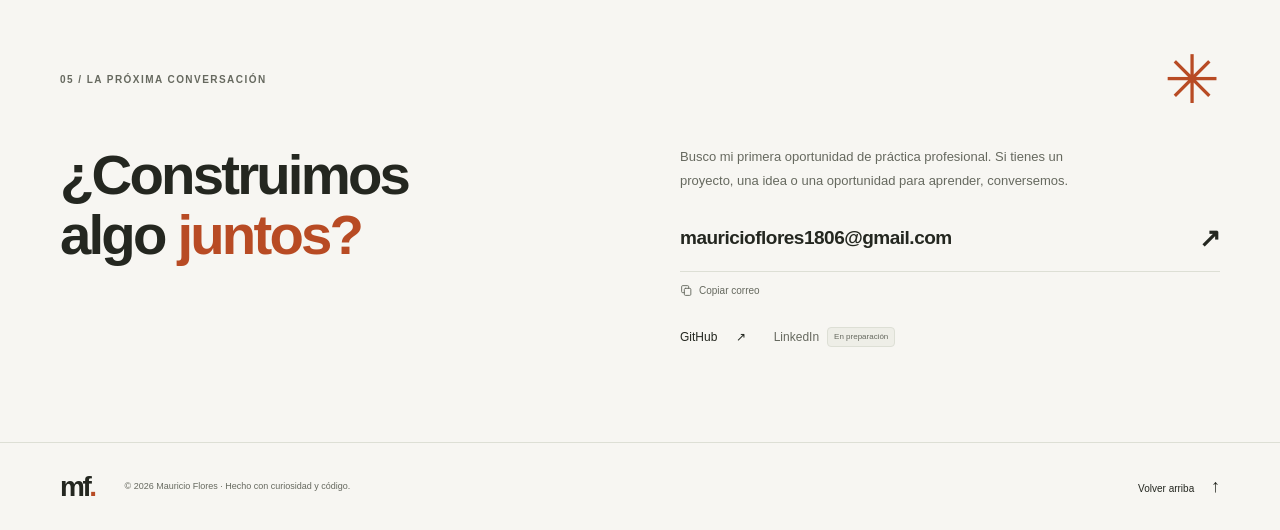
<file: Portafolio_Mauricio_Flores/index.html>
<!doctype html>
<html lang="es" data-theme="light">

<head>
  <meta charset="UTF-8">
  <meta name="viewport" content="width=device-width, initial-scale=1">
  <meta name="description"
    content="Soy Mauricio Flores, estudiante técnico en programación en Santiago de Chile. Conoce mis proyectos con Python, Flask, MySQL y desarrollo web.">
  <meta name="theme-color" content="#f7f6f2">
  <meta property="og:title" content="Mauricio Flores · Portafolio">
  <meta property="og:description"
    content="Aprender, construir y seguir mejorando. Mis proyectos y mi camino en el desarrollo web.">
  <meta property="og:type" content="website">
  <title>Mauricio Flores · Desarrollador en formación</title>
  <link rel="icon" type="image/svg+xml" href="assets/favicon.svg">
  <link rel="stylesheet" href="css/styles.css">
  <script src="js/config.js" defer></script>
  <script src="js/script.js" defer></script>
</head>

<body id="inicio">
  <a class="skip-link" href="#contenido">Saltar al contenido</a>
  <header class="header">
    <div class="nav-wrap container">
      <a class="brand" href="#inicio" aria-label="Mauricio Flores, inicio">mf<span>.</span></a>
      <nav class="navigation" id="navegacion" aria-label="Navegación principal">
        <a href="#proyectos">Proyectos</a>
        <a href="#descargas">Descargas</a>
        <a href="#sobre-mi">Sobre mí</a>
        <a href="#proceso">Mi proceso</a>
        <a class="nav-contact" href="#contacto">Conversemos <span aria-hidden="true">↗</span></a>
      </nav>
      <div class="nav-actions">
        <button class="theme-toggle js-only" id="theme-toggle" type="button" aria-label="Activar tema oscuro"
          aria-pressed="false">
          <svg class="moon-icon" viewBox="0 0 24 24" aria-hidden="true">
            <path d="M20.3 15.1A8.7 8.7 0 0 1 8.9 3.7 8.8 8.8 0 1 0 20.3 15.1Z" />
          </svg>
          <svg class="sun-icon" viewBox="0 0 24 24" aria-hidden="true">
            <circle cx="12" cy="12" r="4" />
            <path d="M12 2v2m0 16v2M2 12h2m16 0h2M5 5l1.5 1.5m11 11L19 19M5 19l1.5-1.5m11-11L19 5" />
          </svg>
        </button>
        <button class="menu-toggle js-only" id="menu-toggle" type="button" aria-label="Abrir menú" aria-expanded="false"
          aria-controls="navegacion"><span></span><span></span></button>
      </div>
    </div>
  </header>

  <main id="contenido">
    <section class="hero container" aria-labelledby="hero-title">
      <div class="hero-copy">
        <p class="eyebrow"><span class="status-dot" aria-hidden="true"></span> SANTIAGO, CHILE · EN CONSTANTE
          APRENDIZAJE</p>
        <h1 id="hero-title">Hola, soy<br>Mauricio Flores<span class="orange">.</span></h1>
        <p class="hero-statement">Ideas que se convierten<br>en <span class="underlined">proyectos reales.</span></p>
        <p class="hero-description">Soy estudiante técnico en programación y desarrollador Full Stack en formación.
          Aprendo creando aplicaciones web, resolviendo problemas y mejorando un paso a la vez.</p>
        <div class="hero-actions">
          <a class="button button-dark" href="#proyectos">Explorar proyectos <span aria-hidden="true">↘</span></a>
          <a class="text-link" href="#sobre-mi">Un poco sobre mí <span aria-hidden="true">↗</span></a>
        </div>
        <div class="hero-note"><span class="small-cross" aria-hidden="true">✳</span> En busca de práctica profesional
          desde diciembre de 2026.</div>
      </div>
      <div class="hero-art" aria-label="Ilustración de mi espacio de trabajo: ideas, código y proyectos">
        <div class="art-grid" aria-hidden="true"></div>
        <span class="art-label">EL SIGUIENTE PROYECTO EMPIEZA CON UNA IDEA</span>
        <span class="art-spark" aria-hidden="true">✳</span>
        <div class="code-window">
          <div class="window-bar">
            <div class="window-dots" aria-hidden="true"><i></i><i></i><i></i></div><span>mi_camino.py</span><span
              aria-hidden="true">↗</span>
          </div>
          <div class="code-lines" aria-hidden="true"><span><i>01</i> <em>class</em> Desarrollador:</span><span><i>02</i>
              &nbsp; nombre = <b>"Mauricio"</b></span><span><i>03</i> &nbsp; curiosidad =
              <b>True</b></span><span><i>04</i></span><span><i>05</i> &nbsp; <em>def</em>
              siguiente_paso(self):</span><span><i>06</i> &nbsp; &nbsp; aprender()</span><span><i>07</i> &nbsp; &nbsp;
              construir()</span><span><i>08</i> &nbsp; &nbsp; mejorar()<span class="cursor">▎</span></span></div>
        </div>
        <div class="art-sticker"><svg viewBox="0 0 32 32" aria-hidden="true">
            <path d="m7 16 6 6L25 9" />
          </svg>
          <div>De la idea<br><strong>al código.</strong></div>
        </div>
        <div class="tech-pill">&lt;/&gt; &nbsp; Python + creatividad</div>
        <span class="art-coordinate">EST. 2024 &nbsp; / &nbsp; SIEMPRE APRENDIENDO</span>
      </div>
      <a class="scroll-cue" href="#proyectos"><span aria-hidden="true">↓</span> SIGUE EXPLORANDO</a>
    </section>

    <div class="skill-ribbon" aria-label="Tecnologías principales">
      <div class="container"><span>HTML & CSS</span><i aria-hidden="true">✳</i><span>JavaScript</span><i
          aria-hidden="true">✳</i><span>Python & Flask</span><i aria-hidden="true">✳</i><span>MySQL</span><i
          aria-hidden="true">✳</i><span>Git & GitHub</span></div>
    </div>

    <section class="section container" id="proyectos" aria-labelledby="projects-title">
      <div class="section-heading" data-reveal>
        <div>
          <p class="eyebrow section-number">01 / TRABAJO SELECCIONADO</p>
          <h2 id="projects-title">Aprender haciendo<span class="orange">.</span></h2>
        </div>
        <p>Cada proyecto es una oportunidad<br>para entender algo nuevo.</p>
      </div>
      <div class="project-toolbar">
        <div class="filters js-only" role="group" aria-label="Filtrar proyectos">
          <button class="filter is-active" type="button" data-filter="all" aria-pressed="true">Todos
            <span>03</span></button>
          <button class="filter" type="button" data-filter="fullstack" aria-pressed="false">Full Stack</button>
          <button class="filter" type="button" data-filter="practicas" aria-pressed="false">Prácticas</button>
        </div>
        <p class="project-count" id="project-count" aria-live="polite" aria-atomic="true">03 trabajos para explorar</p>
      </div>
      <div class="projects-grid">
        <article class="project-card" data-category="fullstack" data-reveal>
          <div class="project-visual tasktrack-visual">
            <div class="preview-browser">
              <div class="preview-bar"><span aria-hidden="true">● ● ●</span><span>TaskTrack / Mis tareas</span></div>
              <img src="assets/tasktrack.png"
                alt="Captura real de TaskTrack: tabla de tareas, filtros por estado, próximas tareas y resumen."
                width="1176" height="993" loading="lazy">
            </div>
            <span class="visual-label">CAPTURA DEL PROYECTO</span>
          </div>
          <div class="project-content">
            <div class="project-meta"><span>APLICACIÓN WEB</span></div>
            <h3>TaskTrack <span aria-hidden="true">↗</span></h3>
            <p>Un lugar para organizar tareas, categorías y prioridades. Una aplicación que conecta una interfaz
              sencilla con la lógica de Flask y MySQL.</p>
            <ul class="tags" aria-label="Tecnologías de TaskTrack">
              <li>Python</li>
              <li>Flask</li>
              <li>MySQL</li>
              <li>Jinja2</li>
            </ul>
            <div class="project-links"><button class="text-link js-only" type="button" data-project="tasktrack">Explorar
                proyecto <span aria-hidden="true">↗</span></button><a class="project-download"
                href="downloads/tasktrack.zip" download="tasktrack.zip"
                aria-label="Descargar TaskTrack en ZIP">Descargar ZIP <span aria-hidden="true">↓</span></a><a
                class="repo-link" data-repo-link="tasktrack"
                href="https://github.com/Mauricio-Flores/Skillnest_fullStack_Python/tree/main/python/flask/Simulaciones/TaskTrack_mauricio_flores_06-10-2026"
                target="_blank" rel="noopener noreferrer">Ver en GitHub <span aria-hidden="true">↗</span></a></div>
          </div>
        </article>
        <article class="project-card" data-category="fullstack" data-reveal>
          <div class="project-visual bookhub-visual" role="img"
            aria-label="Ilustración conceptual de BookHub: tres libros con las palabras leer, organizar y descubrir.">
            <div class="bookhub-mark"><svg viewBox="0 0 24 24" aria-hidden="true">
                <path d="M12 6C8 3 3 4 3 4v15s5-1 9 2c4-3 9-2 9-2V4s-5-1-9 2Zm0 0v15" />
              </svg> BookHub<span>UNA BIBLIOTECA, MUCHAS HISTORIAS.</span></div>
            <div class="books" aria-hidden="true">
              <div class="book book-one"><small>01 /</small><b>Leer.</b><span>BookHub</span></div>
              <div class="book book-two"><small>02 /</small><b>Organizar.</b><span>BookHub</span></div>
              <div class="book book-three"><small>03 /</small><b>Descubrir.</b><span>BookHub</span></div>
            </div>
            <span class="visual-label">ILUSTRACIÓN CONCEPTUAL</span>
          </div>
          <div class="project-content">
            <div class="project-meta"><span>APLICACIÓN WEB</span></div>
            <h3>BookHub <span aria-hidden="true">↗</span></h3>
            <p>Gestión de libros con creación, consulta, edición y eliminación. Un proyecto académico para practicar
              autenticación y bases de datos relacionales.</p>
            <ul class="tags" aria-label="Tecnologías de BookHub">
              <li>Python</li>
              <li>Flask</li>
              <li>MySQL</li>
              <li>Bootstrap</li>
            </ul>
            <div class="project-links"><button class="text-link js-only" type="button" data-project="bookhub">Explorar
                proyecto <span aria-hidden="true">↗</span></button><a class="project-download"
                href="downloads/bookhub.zip" download="bookhub.zip" aria-label="Descargar BookHub en ZIP">Descargar ZIP
                <span aria-hidden="true">↓</span></a><a class="repo-link" data-repo-link="bookhub"
                href="https://github.com/Mauricio-Flores/Skillnest_fullStack_Python/tree/main/python/flask/Simulaciones/BookHub_mauricio_flores"
                target="_blank" rel="noopener noreferrer">Ver en GitHub <span aria-hidden="true">↗</span></a></div>
          </div>
        </article>
        <article class="practice-card" data-category="practicas" data-reveal>
          <div class="practice-symbol" aria-hidden="true">{ }</div>
          <div class="practice-copy">
            <p class="project-meta">EL CAMINO TAMBIÉN CUENTA</p>
            <h3>Prácticas Full Stack Python</h3>
            <p>Rutas, formularios, consultas SQL e interfaces web. Los ejercicios que me ayudan a fortalecer las bases
              antes del siguiente proyecto.</p>
            <ul class="tags" aria-label="Tecnologías de las prácticas">
              <li>HTML & CSS</li>
              <li>JavaScript</li>
              <li>Python</li>
              <li>SQL</li>
            </ul>
          </div><a class="practice-link" data-repo-link
            href="https://github.com/Mauricio-Flores/Skillnest_fullStack_Python" target="_blank"
            rel="noopener noreferrer">Explorar prácticas <span aria-hidden="true">↗</span></a>
        </article>
      </div>
      <noscript>
        <p class="no-js-note">Puedes explorar el código desde los enlaces de GitHub. Activa JavaScript para usar los
          filtros, cambiar de tema y consultar los detalles de cada proyecto.</p>
      </noscript>
    </section>

    <section class="section container downloads-section" id="descargas" aria-labelledby="downloads-title">
      <div class="section-heading" data-reveal>
        <div>
          <p class="eyebrow section-number">CÓDIGO PARA EXPLORAR</p>
          <h2 id="downloads-title">Llévate el código<span class="orange">.</span></h2>
        </div>
        <p>Mis proyectos, en un apartado propio.<br>Descarga los archivos o explora cada carpeta en GitHub.</p>
      </div>
      <div class="downloads-list" data-reveal>
        <article class="download-item" id="descarga-login">
          <div class="download-symbol" aria-hidden="true">↳</div>
          <div class="download-info">
            <h3>Login y registro con Flask</h3>
            <p>Registro e inicio de sesión con validaciones, contraseñas cifradas y una página protegida.</p>
            <div class="download-meta"><span>Python · Flask · MySQL</span><span>ZIP · 9 KB</span></div>
          </div>
          <div class="download-actions">
            <a class="download-button" href="downloads/login-registro-flask.zip" download="login-registro-flask.zip"
              aria-label="Descargar Login y registro con Flask en ZIP">Descargar ZIP <svg viewBox="0 0 24 24"
                aria-hidden="true">
                <path d="M12 3v12m-5-5 5 5 5-5M4 17v4h16v-4" />
              </svg></a>
            <a class="download-repo" data-repo-link="login"
              href="https://github.com/Mauricio-Flores/Skillnest_fullStack_Python/tree/main/python/core/LOGIN_REGISTRO_FLASK_mauricio_flores_30092026"
              target="_blank" rel="noopener noreferrer" aria-label="Ver Login y registro con Flask en GitHub">Ver en
              GitHub <span aria-hidden="true">↗</span></a>
          </div>
        </article>
        <article class="download-item" id="descarga-pokedex">
          <div class="download-symbol" aria-hidden="true">PK</div>
          <div class="download-info">
            <h3>Pokédex</h3>
            <p>Catálogo de Pokémon con consultas por nombre, número y cantidad mediante rutas de Flask.</p>
            <div class="download-meta"><span>Python · Flask · JavaScript</span><span>ZIP · 803 KB</span></div>
          </div>
          <div class="download-actions">
            <a class="download-button" href="downloads/pokedex.zip" download="pokedex.zip"
              aria-label="Descargar Pokédex en ZIP">Descargar ZIP <svg viewBox="0 0 24 24" aria-hidden="true">
                <path d="M12 3v12m-5-5 5 5 5-5M4 17v4h16v-4" />
              </svg></a>
            <a class="download-repo" data-repo-link="pokedex"
              href="https://github.com/Mauricio-Flores/Skillnest_fullStack_Python/tree/main/python/core/pokedex_app_mauricio_flores_2026-07-22"
              target="_blank" rel="noopener noreferrer" aria-label="Ver Pokédex en GitHub">Ver en GitHub <span
                aria-hidden="true">↗</span></a>
          </div>
        </article>
        <article class="download-item" id="descarga-destino">
          <div class="download-symbol" aria-hidden="true">✦</div>
          <div class="download-info">
            <h3>Juego del destino</h3>
            <p>Un formulario, sesiones y una predicción aleatoria presentada con los datos del usuario.</p>
            <div class="download-meta"><span>Python · Flask · Jinja2</span><span>ZIP · 10 KB</span></div>
          </div>
          <div class="download-actions">
            <a class="download-button" href="downloads/juego-destino.zip" download="juego-destino.zip"
              aria-label="Descargar Juego del destino en ZIP">Descargar ZIP <svg viewBox="0 0 24 24" aria-hidden="true">
                <path d="M12 3v12m-5-5 5 5 5-5M4 17v4h16v-4" />
              </svg></a>
            <a class="download-repo" data-repo-link="destino"
              href="https://github.com/Mauricio-Flores/Skillnest_fullStack_Python/tree/main/python/core/juego_destino_flores_mauricio"
              target="_blank" rel="noopener noreferrer" aria-label="Ver Juego del destino en GitHub">Ver en GitHub <span
                aria-hidden="true">↗</span></a>
          </div>
        </article>
        <article class="download-item" id="descarga-bookhub">
          <div class="download-symbol" aria-hidden="true">BH</div>
          <div class="download-info">
            <h3>BookHub</h3>
            <p>Gestión de libros con autenticación y operaciones de creación, consulta, edición y eliminación.</p>
            <div class="download-meta"><span>Python · Flask · MySQL</span><span>ZIP · 2,7 MB</span></div>
          </div>
          <div class="download-actions">
            <a class="download-button" href="downloads/bookhub.zip" download="bookhub.zip"
              aria-label="Descargar BookHub en ZIP">Descargar ZIP <svg viewBox="0 0 24 24" aria-hidden="true">
                <path d="M12 3v12m-5-5 5 5 5-5M4 17v4h16v-4" />
              </svg></a>
            <a class="download-repo" data-repo-link="bookhub"
              href="https://github.com/Mauricio-Flores/Skillnest_fullStack_Python/tree/main/python/flask/Simulaciones/BookHub_mauricio_flores"
              target="_blank" rel="noopener noreferrer" aria-label="Ver BookHub en GitHub">Ver en GitHub <span
                aria-hidden="true">↗</span></a>
          </div>
        </article>
        <article class="download-item" id="descarga-tasktrack">
          <div class="download-symbol" aria-hidden="true">✓</div>
          <div class="download-info">
            <h3>TaskTrack</h3>
            <p>Organización de tareas, categorías, estados y prioridades con una base de datos relacional.</p>
            <div class="download-meta"><span>Python · Flask · MySQL</span><span>ZIP · 2,4 MB</span></div>
          </div>
          <div class="download-actions">
            <a class="download-button" href="downloads/tasktrack.zip" download="tasktrack.zip"
              aria-label="Descargar TaskTrack en ZIP">Descargar ZIP <svg viewBox="0 0 24 24" aria-hidden="true">
                <path d="M12 3v12m-5-5 5 5 5-5M4 17v4h16v-4" />
              </svg></a>
            <a class="download-repo" data-repo-link="tasktrack"
              href="https://github.com/Mauricio-Flores/Skillnest_fullStack_Python/tree/main/python/flask/Simulaciones/TaskTrack_mauricio_flores_06-10-2026"
              target="_blank" rel="noopener noreferrer" aria-label="Ver TaskTrack en GitHub">Ver en GitHub <span
                aria-hidden="true">↗</span></a>
          </div>
        </article>
      </div>
      <p class="downloads-note">Cada ZIP incluye el código, los recursos y una guía de inicio para ejecutar el proyecto
        en tu equipo.</p>
    </section>

    <section class="about-section" id="sobre-mi" aria-labelledby="about-title">
      <div class="container about-grid">
        <div class="about-heading" data-reveal>
          <p class="eyebrow section-number">02 / DETRÁS DEL CÓDIGO</p>
          <h2 id="about-title">Curiosidad.<br>Constancia.<br><span class="orange">Código.</span></h2>
          <div class="about-signature">Mauricio Flores <span aria-hidden="true">↗</span></div>
        </div>
        <div class="about-copy" data-reveal>
          <p class="large-copy">Me interesa entender cómo funcionan las cosas y aprender a construirlas.</p>
          <p>Soy estudiante de cuarto medio técnico-profesional en el Liceo Comercial Vate Vicente Huidobro, en
            Santiago. Mi formación en programación comenzó en 2024 y hoy sigo desarrollando mis habilidades en Full
            Stack Python.</p>
          <p>En mis proyectos académicos he trabajado con Python, Flask y MySQL, conectando formularios, sesiones y
            bases de datos. Me interesa seguir creciendo tanto en la lógica del backend como en la experiencia de las
            interfaces.</p>
          <p>Busco una práctica profesional donde pueda aportar, trabajar en equipo y aprender de proyectos reales.
            Todavía hay mucho por descubrir, y eso es lo que me motiva.</p>
          <div class="about-facts">
            <div><span>FORMACIÓN</span><strong>Técnico en Programación</strong><small>En curso · 2024–2026</small></div>
            <div><span>PRÓXIMO PASO</span><strong>Práctica profesional</strong><small>Desde diciembre de 2026</small>
            </div>
          </div>
        </div>
      </div>
    </section>

    <section class="section container skills-section" aria-labelledby="skills-title">
      <div class="section-heading" data-reveal>
        <div>
          <p class="eyebrow section-number">03 / MI CAJA DE HERRAMIENTAS</p>
          <h2 id="skills-title">Lo que estoy construyendo<span class="orange">.</span></h2>
        </div>
        <p>Conocimientos en desarrollo.<br>Siempre con espacio para aprender.</p>
      </div>
      <div class="skills-grid" data-reveal>
        <article class="skill-group"><span class="skill-icon" aria-hidden="true">&lt;/&gt;</span>
          <h3>Interfaces que conectan</h3>
          <p>Estructura, estilos e interacción para la web.</p>
          <ul class="skill-list">
            <li>HTML5</li>
            <li>CSS3</li>
            <li>JavaScript</li>
            <li>Bootstrap</li>
          </ul>
        </article>
        <article class="skill-group"><span class="skill-icon" aria-hidden="true">{ }</span>
          <h3>Lógica detrás de la pantalla</h3>
          <p>Rutas, formularios, sesiones y validaciones.</p>
          <ul class="skill-list">
            <li>Python</li>
            <li>Flask</li>
            <li>Jinja2</li>
            <li>MySQL · SQL</li>
          </ul>
        </article>
        <article class="skill-group"><span class="skill-icon" aria-hidden="true">↳</span>
          <h3>Una forma de trabajar</h3>
          <p>Organizar el código, resolver y compartir.</p>
          <ul class="skill-list">
            <li>Git & GitHub</li>
            <li>Visual Studio Code</li>
            <li>Trabajo en equipo</li>
            <li>Aprendizaje autónomo</li>
          </ul>
        </article>
      </div>
    </section>

    <section class="process-section" id="proceso" aria-labelledby="process-title">
      <div class="container process-grid">
        <div class="process-copy" data-reveal>
          <p class="eyebrow section-number">04 / DE LA IDEA A LA APLICACIÓN</p>
          <h2 id="process-title">También importa<br><span class="orange">el proceso.</span></h2>
          <p>Crear una aplicación es conectar muchas piezas. Este recorrido visual muestra cómo se relacionan la
            interfaz, las rutas y los datos en un proyecto como TaskTrack.</p>
          <div class="video-description"><span class="video-duration">00:36</span><span>Mi aprendizaje en Full
              Stack<br><small>Video explicativo · subtitulado · sin audio</small></span></div>
          <details class="transcript">
            <summary>Leer la transcripción <span aria-hidden="true">+</span></summary>
            <p>Primero, una idea: organizar tareas. HTML y CSS construyen la interfaz. Un formulario envía los datos a
              una ruta de Flask. Python valida la información y organiza la lógica. MySQL guarda las tareas y sus
              relaciones. Jinja2 presenta el resultado en la página. TaskTrack reúne esas piezas en una aplicación con
              autenticación, categorías y filtros. El siguiente paso es seguir aprendiendo y mejorando.</p>
          </details>
        </div>
        <div class="video-wrap" data-reveal>
          <div class="video-topline"><span class="status-dot" aria-hidden="true"></span> APRENDIZAJE EN ACCIÓN <span
              aria-hidden="true">↗</span></div><video id="learning-video" controls playsinline preload="none"
            poster="assets/video-poster.svg" width="1280" height="720"
            aria-label="De la idea a la aplicación: recorrido visual por el desarrollo de TaskTrack">
            <source src="assets/mi-proceso.mp4" type="video/mp4">
            <track kind="captions" src="assets/mi-proceso.vtt" srclang="es" label="Español" default>Tu navegador no
            puede reproducir este video. <a href="assets/mi-proceso.mp4">Descargar video explicativo</a>.
          </video>
          <div class="video-bottomline"><span>HTML → FLASK → MYSQL → JINJA2</span><span>MAURICIO FLORES</span></div>
        </div>
      </div>
    </section>

    <section class="contact-section container" id="contacto" aria-labelledby="contact-title">
      <div class="contact-top" data-reveal>
        <p class="eyebrow section-number">05 / LA PRÓXIMA CONVERSACIÓN</p><span class="contact-flower"
          aria-hidden="true">✳</span>
      </div>
      <div class="contact-grid" data-reveal>
        <h2 id="contact-title">¿Construimos<br>algo <span class="orange">juntos?</span></h2>
        <div class="contact-copy">
          <p>Busco mi primera oportunidad de práctica profesional. Si tienes un proyecto, una idea o una oportunidad
            para aprender, conversemos.</p><a class="contact-email" data-email-link
            href="mailto:mauricioflores1806@gmail.com"><span data-email-text>mauricioflores1806@gmail.com</span><span
              aria-hidden="true">↗</span></a><button class="copy-email js-only" id="copy-email" type="button"><svg
              viewBox="0 0 24 24" aria-hidden="true">
              <rect x="8" y="8" width="12" height="13" rx="2" />
              <path d="M16 8V5a2 2 0 0 0-2-2H5a2 2 0 0 0-2 2v9a2 2 0 0 0 2 2h3" />
            </svg>Copiar correo</button>
          <div class="social-links"><a data-github-profile href="https://github.com/Mauricio-Flores" target="_blank"
              rel="noopener noreferrer">GitHub <span aria-hidden="true">↗</span></a><a id="linkedin-link" hidden
              target="_blank" rel="noopener noreferrer">LinkedIn <span aria-hidden="true">↗</span></a><span
              class="social-pending" id="linkedin-pending">LinkedIn <small>En preparación</small></span></div>
        </div>
      </div>
    </section>
  </main>

  <footer class="footer">
    <div class="container"><a class="brand" href="#inicio" aria-label="Volver al inicio">mf<span>.</span></a>
      <p>© 2026 Mauricio Flores · Hecho con curiosidad y código.</p><a class="back-top" href="#inicio">Volver arriba
        <span aria-hidden="true">↑</span></a>
    </div>
  </footer>

  <dialog class="project-dialog" id="project-dialog" aria-labelledby="dialog-title">
    <div class="dialog-shell"><button class="dialog-close" id="dialog-close" type="button"
        aria-label="Cerrar detalles del proyecto">×</button>
      <p class="eyebrow" id="dialog-category"></p>
      <h2 id="dialog-title"></h2>
      <p class="dialog-description" id="dialog-description"></p>
      <h3>Qué puedes encontrar</h3>
      <ul class="dialog-features" id="dialog-features"></ul>
      <h3>Lo que practiqué</h3>
      <p id="dialog-learning"></p>
      <ul class="tags" id="dialog-tags" aria-label="Tecnologías utilizadas"></ul><a class="button button-dark"
        id="dialog-repo" href="https://github.com/Mauricio-Flores/Skillnest_fullStack_Python" target="_blank"
        rel="noopener noreferrer">Ver en GitHub <span aria-hidden="true">↗</span></a>
      <p class="dialog-note">Proyecto académico. El enlace abre la carpeta del proyecto en GitHub. Estas aplicaciones
        requieren Python y MySQL para ejecutarse de forma local.</p>
    </div>
  </dialog>
  <div class="toast" id="toast" role="status" aria-live="polite" aria-atomic="true"></div>
</body>

</html>
</file>
<file: static/css/styles.css>
/* 1. Base y temas ---------------------------------------------------------- */
:root {
  color-scheme: light;
  --page: #f7f6f2;
  --surface: #ffffff;
  --ink: #242720;
  --muted: #66695f;
  --line: #dddfd5;
  --accent: #b84b24;
  --orange: #e87848;
  --soft-orange: #f0d7c8;
  --soft-green: #e7ebdc;
  --section: #eeeee7;
  --dark: #252922;
  --on-dark: #f7f6f2;
  --radius: 18px;
}

[data-theme="dark"] {
  color-scheme: dark;
  --page: #20221f;
  --surface: #292c26;
  --ink: #f0f0e7;
  --muted: #b8bbae;
  --line: #44483c;
  --accent: #ffab83;
  --orange: #f39362;
  --soft-orange: #654537;
  --soft-green: #414b36;
  --section: #272b24;
  --dark: #e7ebdc;
  --on-dark: #20221f;
}

* {
  box-sizing: border-box;
}

html {
  scroll-behavior: smooth;
  scroll-padding-top: 110px;
}

body {
  margin: 0;
  background: var(--page);
  color: var(--ink);
  font: 16px/1.7 "Helvetica Neue", Arial, sans-serif;
  -webkit-font-smoothing: antialiased;
}

body.dialog-open {
  overflow: hidden;
}

button,
input {
  font: inherit;
}

button,
a {
  -webkit-tap-highlight-color: transparent;
}

a {
  color: inherit;
  text-decoration: none;
}

button {
  cursor: pointer;
}

img,
video {
  display: block;
  max-width: 100%;
  height: auto;
}

svg {
  width: 24px;
  height: 24px;
  fill: none;
  stroke: currentColor;
  stroke-width: 1.7;
  stroke-linecap: round;
  stroke-linejoin: round;
}

h1,
h2,
h3,
p {
  margin: 0;
}

h1,
h2,
h3 {
  line-height: 1.12;
}

ul {
  padding: 0;
  margin: 0;
  list-style: none;
}

[hidden] {
  display: none !important;
}

:focus-visible {
  outline: 3px solid var(--accent);
  outline-offset: 5px;
}

::selection {
  background: var(--orange);
  color: #242720;
}

.container {
  width: min(1160px, calc(100% - 96px));
  margin-inline: auto;
}

.orange {
  color: var(--accent);
}

.eyebrow {
  font-size: 10px;
  font-weight: 700;
  letter-spacing: 1.45px;
  line-height: 1.7;
}

.section-number {
  color: var(--muted);
}

.js-only {
  display: none;
}

.js .js-only {
  display: inline-flex;
}

.skip-link {
  position: fixed;
  z-index: 100;
  top: 12px;
  left: 16px;
  padding: 10px 20px;
  color: var(--on-dark);
  background: var(--dark);
  border-radius: 8px;
  transform: translateY(-160%);
}

.skip-link:focus {
  transform: translateY(0);
}

.button {
  min-height: 52px;
  display: inline-flex;
  align-items: center;
  justify-content: center;
  gap: 28px;
  border: 1px solid transparent;
  border-radius: 7px;
  padding: 13px 24px;
  font-size: 13px;
  font-weight: 600;
  transition: transform .2s, background .2s;
}

.button-dark {
  background: var(--dark);
  color: var(--on-dark);
}

.button:hover {
  transform: translateY(-3px);
}

.button span {
  font-size: 20px;
  line-height: 1;
}

.text-link {
  display: inline-flex;
  align-items: center;
  gap: 16px;
  padding: 7px 0;
  border: 0;
  background: transparent;
  color: var(--ink);
  font-size: 13px;
  font-weight: 600;
}

.text-link span {
  font-size: 21px;
  transition: transform .2s;
}

.text-link:hover span {
  transform: translate(2px, -2px);
}

/* 2. Navegación y portada -------------------------------------------------- */
.header {
  position: sticky;
  top: 0;
  z-index: 20;
  background: var(--page);
  border-bottom: 1px solid var(--line);
}

.nav-wrap {
  display: flex;
  align-items: center;
  min-height: 88px;
  gap: 30px;
}

.brand {
  display: inline-block;
  font-size: 36px;
  letter-spacing: -2.5px;
  line-height: 1;
  font-weight: 800;
}

.brand span {
  color: var(--accent);
}

.navigation {
  display: flex;
  align-items: center;
  gap: 34px;
  margin-left: auto;
}

.navigation a {
  font-size: 12px;
  font-weight: 600;
  padding: 10px 0;
  transition: color .2s;
}

.navigation a:hover {
  color: var(--accent);
}

.navigation .nav-contact {
  padding: 8px 15px;
  border: 1px solid var(--line);
  border-radius: 6px;
}

.nav-contact span {
  margin-left: 16px;
}

.nav-actions {
  display: flex;
  gap: 10px;
  align-items: center;
}

.theme-toggle {
  width: 38px;
  height: 38px;
  border: 1px solid var(--line);
  border-radius: 50%;
  background: none;
  color: var(--ink);
  align-items: center;
  justify-content: center;
}

.theme-toggle svg {
  width: 17px;
  height: 17px;
}

.sun-icon {
  display: none;
}

[data-theme="dark"] .sun-icon {
  display: block;
}

[data-theme="dark"] .moon-icon {
  display: none;
}

.js .menu-toggle {
  display: none;
}

.hero {
  position: relative;
  display: grid;
  grid-template-columns: 1.1fr 1fr;
  column-gap: 65px;
  padding-top: 86px;
  padding-bottom: 33px;
}

.hero .eyebrow {
  display: flex;
  align-items: center;
  gap: 9px;
  font-size: 9px;
  letter-spacing: 1.3px;
}

.status-dot {
  display: inline-block;
  flex: 0 0 auto;
  width: 7px;
  height: 7px;
  border-radius: 50%;
  background: #6a805b;
  box-shadow: 0 0 0 4px #6a805b16;
}

.hero h1 {
  font-size: clamp(42px, 4.55vw, 65px);
  letter-spacing: -3.1px;
  font-weight: 750;
  margin-top: 25px;
}

.hero-statement {
  font-size: clamp(23px, 2.35vw, 31px);
  letter-spacing: -1px;
  line-height: 1.3;
  font-weight: 500;
  margin-top: 20px;
}

.underlined {
  text-decoration: underline;
  text-decoration-color: var(--orange);
  text-decoration-thickness: 3px;
  text-underline-offset: 6px;
}

.hero-description {
  max-width: 450px;
  font-size: 14px;
  line-height: 1.85;
  color: var(--muted);
  margin-top: 25px;
}

.hero-actions {
  display: flex;
  gap: 27px;
  align-items: center;
  flex-wrap: wrap;
  margin-top: 29px;
}

.hero-note {
  display: flex;
  align-items: center;
  gap: 8px;
  color: var(--muted);
  font-size: 10px;
  margin-top: 24px;
}

.small-cross {
  color: var(--accent);
  font-size: 20px;
}

.hero-art {
  position: relative;
  min-width: 0;
  height: 460px;
  margin-top: 5px;
  overflow: hidden;
  isolation: isolate;
  background: var(--soft-orange);
  border-radius: 160px 160px 20px 20px;
}

.art-grid {
  position: absolute;
  inset: 0;
  opacity: .35;
  z-index: -1;
  background-image: linear-gradient(#ba8a6b35 1px, transparent 1px), linear-gradient(90deg, #ba8a6b35 1px, transparent 1px);
  background-size: 32px 32px;
}

.art-label {
  position: absolute;
  top: 49px;
  left: 50%;
  transform: translateX(-50%);
  width: 100%;
  text-align: center;
  font-size: 8px;
  letter-spacing: 1px;
  font-weight: 700;
  color: #664834;
}

[data-theme="dark"] .art-label,
[data-theme="dark"] .art-coordinate {
  color: #f4d7bf;
}

.art-spark {
  position: absolute;
  top: 67px;
  right: 43px;
  font-size: 52px;
  line-height: 1;
  color: #b4542e;
  transform: rotate(10deg);
}

[data-theme="dark"] .art-spark {
  color: #ffc49c;
}

.code-window {
  position: absolute;
  left: 7%;
  top: 116px;
  width: 86%;
  background: #262c26;
  color: #e4e8db;
  box-shadow: 12px 18px 0 #aa795424;
  border: 1px solid #495144;
  border-radius: 9px;
  overflow: hidden;
  transform: rotate(-5deg);
}

.window-bar {
  min-height: 35px;
  display: flex;
  align-items: center;
  justify-content: space-between;
  padding: 0 14px;
  border-bottom: 1px solid #4a5145;
  color: #b9c1af;
  font: 9px/1.2 monospace;
}

.window-dots {
  display: flex;
  gap: 4px;
}

.window-dots i {
  display: block;
  width: 5px;
  height: 5px;
  background: #d78864;
  border-radius: 50%;
}

.window-dots i:nth-child(2) {
  background: #c8bb75;
}

.window-dots i:nth-child(3) {
  background: #8caa7e;
}

.code-lines {
  display: grid;
  padding: 22px 16px 27px;
  font: 11px/1.9 "Courier New", monospace;
}

.code-lines>span {
  white-space: nowrap;
}

.code-lines i {
  color: #7d8777;
  font-size: 9px;
  font-style: normal;
  margin-right: 12px;
}

.code-lines em {
  color: #f6a87b;
  font-style: normal;
}

.code-lines b {
  color: #becb90;
  font-weight: 400;
}

.cursor {
  animation: blink 1.2s steps(2) infinite;
  color: #edb889;
}

.art-sticker {
  position: absolute;
  bottom: 34px;
  left: 20px;
  display: flex;
  align-items: center;
  gap: 9px;
  padding: 14px 21px;
  background: #f6f4e8;
  color: #343d2c;
  box-shadow: 2px 5px 0 #4c532b16;
  border-radius: 8px;
  transform: rotate(-9deg);
  font-size: 12px;
  line-height: 1.3;
}

.art-sticker svg {
  width: 30px;
  height: 30px;
  color: #6b8157;
  stroke-width: 2.5;
}

.tech-pill {
  position: absolute;
  bottom: 57px;
  right: 15px;
  transform: rotate(8deg);
  background: #d9e1b8;
  color: #354126;
  padding: 11px 14px;
  border: 1px solid #7b8b5a38;
  border-radius: 50px;
  font-size: 10px;
  font-weight: 600;
}

.art-coordinate {
  position: absolute;
  bottom: 15px;
  right: 18px;
  color: #6c503b;
  font-size: 7px;
  letter-spacing: .8px;
}

.scroll-cue {
  display: flex;
  gap: 12px;
  align-items: center;
  grid-column: 1 / -1;
  width: fit-content;
  margin-top: 47px;
  font-size: 8px;
  letter-spacing: 1.7px;
  color: var(--muted);
}

.scroll-cue span {
  display: grid;
  place-items: center;
  border: 1px solid var(--line);
  border-radius: 50%;
  width: 28px;
  height: 36px;
  font-size: 16px;
}

.skill-ribbon {
  border-top: 1px solid var(--line);
  border-bottom: 1px solid var(--line);
  margin-top: 23px;
}

.skill-ribbon .container {
  min-height: 77px;
  display: flex;
  align-items: center;
  justify-content: space-between;
  gap: 20px;
  flex-wrap: wrap;
  padding-block: 18px;
}

.skill-ribbon span {
  font-size: 14px;
  font-weight: 600;
  letter-spacing: -.35px;
}

.skill-ribbon i {
  font-size: 19px;
  color: var(--accent);
  font-style: normal;
}

/* 3. Proyectos ------------------------------------------------------------ */
.section {
  padding-block: 96px;
}

.section-heading {
  display: flex;
  gap: 32px;
  justify-content: space-between;
  align-items: end;
  margin-bottom: 35px;
}

.section-heading h2 {
  font-size: clamp(29px, 3vw, 42px);
  letter-spacing: -1.7px;
  margin-top: 15px;
}

.section-heading>p {
  font-size: 12px;
  color: var(--muted);
  line-height: 1.8;
  padding-bottom: 2px;
}

.project-toolbar {
  display: flex;
  align-items: center;
  justify-content: space-between;
  gap: 18px;
  margin-bottom: 26px;
}

.js .filters {
  display: flex;
  flex-wrap: wrap;
  gap: 8px;
}

.filter {
  padding: 7px 15px;
  min-height: 38px;
  border: 1px solid var(--line);
  border-radius: 30px;
  color: var(--muted);
  background: transparent;
  font-size: 11px;
}

.filter:hover {
  border-color: var(--ink);
}

.filter.is-active {
  background: var(--dark);
  color: var(--on-dark);
  border-color: var(--dark);
}

.filter span {
  font-size: 9px;
  margin-left: 6px;
  opacity: .7;
}

.project-count {
  font-size: 10px;
  color: var(--muted);
}

.projects-grid {
  display: grid;
  grid-template-columns: 1fr 1fr;
  gap: 28px;
}

.project-card {
  min-width: 0;
  border-radius: var(--radius);
  overflow: hidden;
  border: 1px solid var(--line);
  background: var(--surface);
}

.project-visual {
  height: 306px;
  overflow: hidden;
  position: relative;
}

.tasktrack-visual {
  background: #dedfd7;
  padding: 42px 36px 0;
}

.preview-browser {
  border-radius: 7px 7px 0 0;
  overflow: hidden;
  border: 1px solid #b7beb1;
  background: white;
  box-shadow: 0 14px 40px #28382518;
  transform: rotate(-3deg);
  transition: transform .35s;
}

.project-card:hover .preview-browser {
  transform: rotate(-1deg) translateY(-5px);
}

.preview-bar {
  display: flex;
  align-items: center;
  justify-content: space-between;
  padding: 9px 12px;
  color: #787e72;
  background: #f3f5ef;
  font-size: 7px;
  border-bottom: 1px solid #e3e5dc;
}

.preview-bar>span:first-child {
  color: #a4ac9b;
  font-size: 6px;
  letter-spacing: 2px;
}

.preview-browser img {
  width: 100%;
  height: auto;
}

.visual-label {
  position: absolute;
  bottom: 15px;
  left: 21px;
  padding: 3px 7px;
  background: #f6f7f0e8;
  color: #4b5541;
  border-radius: 3px;
  font-size: 7px;
  font-weight: 600;
  letter-spacing: 1px;
}

.bookhub-visual {
  background: #e8d6c6;
  color: #4d4437;
  padding: 25px 25px 0;
}

.bookhub-mark {
  display: flex;
  gap: 7px;
  align-items: center;
  font-size: 16px;
  font-weight: 700;
  letter-spacing: -.5px;
}

.bookhub-mark svg {
  width: 22px;
  height: 22px;
}

.bookhub-mark>span {
  font-size: 6px;
  font-weight: 500;
  letter-spacing: .6px;
  margin-left: auto;
}

.books {
  display: flex;
  align-items: end;
  justify-content: center;
  gap: 7px;
  margin: 32px 17px 0;
  height: 235px;
  perspective: 600px;
}

.book {
  display: flex;
  flex-direction: column;
  width: 30%;
  height: 210px;
  border-radius: 2px 7px 7px 2px;
  box-shadow: inset 7px 0 0 #fff2, inset 9px 0 0 #0001, 6px 8px 12px #46352320;
  padding: 16px 11px 18px 16px;
  transform-origin: bottom;
}

.book small {
  font-size: 9px;
  opacity: .8;
}

.book b {
  font-size: clamp(12px, 1.55vw, 20px);
  line-height: 1.2;
  letter-spacing: -.7px;
  padding-top: 22px;
}

.book>span {
  font-size: 7px;
  margin-top: auto;
}

.book-one {
  background: #5b6c4f;
  color: #f3edda;
  transform: rotate(-12deg);
  height: 215px;
}

.book-two {
  background: #c26443;
  color: #ffeddb;
  transform: rotate(-2deg);
  z-index: 1;
  height: 228px;
}

.book-three {
  background: #edbf79;
  color: #665133;
  transform: rotate(11deg);
  height: 204px;
}

.project-content {
  padding: 25px 27px 23px;
}

.project-meta {
  display: flex;
  align-items: center;
  justify-content: space-between;
  font-size: 8px;
  color: var(--muted);
  letter-spacing: 1px;
  line-height: 1.6;
}

.project-content h3 {
  display: flex;
  align-items: center;
  justify-content: space-between;
  font-size: 27px;
  letter-spacing: -.7px;
  margin-top: 12px;
}

.project-content h3>span {
  font-size: 26px;
  font-weight: 400;
}

.project-content>p {
  font-size: 12px;
  color: var(--muted);
  margin-top: 13px;
  line-height: 1.85;
  min-height: 68px;
}

.tags {
  display: flex;
  flex-wrap: wrap;
  gap: 6px;
  margin-top: 19px;
}

.tags li {
  background: var(--page);
  border: 1px solid var(--line);
  padding: 3px 10px;
  border-radius: 4px;
  font-size: 9px;
}

.project-links {
  display: flex;
  flex-wrap: wrap;
  align-items: center;
  justify-content: space-between;
  gap: 12px;
  margin-top: 25px;
  padding-top: 12px;
  border-top: 1px solid var(--line);
}

.project-links .text-link {
  font-size: 11px;
  gap: 8px;
}

.repo-link {
  font-size: 9px;
  color: var(--muted);
  padding-block: 8px;
}

.repo-link:hover,
.practice-link:hover {
  color: var(--accent);
}

.repo-link span {
  margin-left: 5px;
}

.practice-card {
  display: flex;
  grid-column: 1/-1;
  align-items: center;
  gap: 30px;
  padding: 28px 32px;
  border: 1px solid var(--line);
  border-radius: var(--radius);
}

.practice-symbol {
  display: grid;
  flex: 0 0 auto;
  place-items: center;
  width: 95px;
  height: 105px;
  color: #586b45;
  background: var(--soft-green);
  font: 35px/1 monospace;
  border-radius: 12px;
}

[data-theme="dark"] .practice-symbol {
  color: #d7e2b6;
}

.practice-copy {
  max-width: 560px;
}

.practice-copy h3 {
  font-size: 22px;
  margin: 9px 0;
  letter-spacing: -.6px;
}

.practice-copy>p:not(.project-meta) {
  font-size: 12px;
  line-height: 1.8;
  color: var(--muted);
}

.practice-copy .tags {
  margin-top: 13px;
}

.practice-link {
  display: inline-flex;
  align-items: center;
  gap: 20px;
  font-size: 11px;
  white-space: nowrap;
  margin-left: auto;
}

.practice-link span {
  font-size: 22px;
}

.project-download {
  display: inline-flex;
  gap: 8px;
  align-items: center;
  min-height: 38px;
  color: var(--accent);
  font-size: 11px;
  font-weight: 600;
}

.project-download:hover {
  text-decoration: underline;
  text-underline-offset: 4px;
}

.project-links .repo-link {
  font-size: 10px;
}

.downloads-section {
  padding-top: 0;
}

.downloads-list {
  border: 1px solid var(--line);
  border-radius: var(--radius);
  overflow: hidden;
  background: var(--surface);
}

.download-item {
  display: grid;
  grid-template-columns: 58px minmax(0, 1fr) auto;
  gap: 23px;
  align-items: center;
  padding: 27px;
}

.download-item+.download-item {
  border-top: 1px solid var(--line);
}

.download-symbol {
  display: grid;
  place-items: center;
  width: 58px;
  height: 65px;
  border: 1px solid var(--line);
  border-radius: 12px;
  background: var(--soft-green);
  color: var(--ink);
  font-size: 24px;
  font-weight: 600;
  letter-spacing: -1px;
}

.download-item:nth-child(even) .download-symbol {
  background: var(--soft-orange);
}

.download-info h3 {
  font-size: 19px;
  letter-spacing: -.5px;
}

.download-info>p {
  max-width: 610px;
  color: var(--muted);
  font-size: 12px;
  line-height: 1.8;
  margin-top: 9px;
}

.download-meta {
  display: flex;
  flex-wrap: wrap;
  gap: 4px 17px;
  margin-top: 11px;
  color: var(--muted);
  font-size: 9px;
}

.download-actions {
  display: flex;
  flex-direction: column;
  align-items: stretch;
  gap: 4px;
  min-width: 140px;
}

.download-button {
  display: inline-flex;
  align-items: center;
  justify-content: center;
  gap: 15px;
  min-height: 43px;
  padding: 9px 16px;
  border: 1px solid var(--dark);
  border-radius: 6px;
  background: var(--dark);
  color: var(--on-dark);
  font-size: 11px;
  font-weight: 600;
  transition: transform .2s;
}

.download-button svg {
  width: 16px;
  height: 16px;
}

.download-button:hover {
  transform: translateY(-2px);
}

.download-repo {
  display: inline-flex;
  align-items: center;
  justify-content: center;
  gap: 15px;
  min-height: 36px;
  color: var(--muted);
  font-size: 10px;
}

.download-repo:hover {
  color: var(--accent);
}

.downloads-note {
  margin-top: 16px;
  font-size: 11px;
  color: var(--muted);
}

.no-js-note {
  padding: 16px;
  border: 1px solid var(--line);
  margin-top: 20px;
  font-size: 12px;
}

/* 4. Sobre mí, herramientas y video --------------------------------------- */
.about-section {
  background: var(--section);
  border-block: 1px solid var(--line);
  padding-block: 87px;
}

.about-grid {
  display: grid;
  grid-template-columns: 1fr 1.1fr;
  gap: 90px;
}

.about-heading h2 {
  font-size: clamp(45px, 5vw, 67px);
  letter-spacing: -2.9px;
  line-height: 1.07;
  margin-top: 27px;
}

.about-signature {
  margin-top: 32px;
  font-size: 14px;
  font-weight: 600;
  letter-spacing: -.4px;
  display: flex;
  gap: 25px;
  align-items: center;
}

.about-signature>span {
  font-size: 30px;
  color: var(--accent);
}

.about-copy>p {
  font-size: 13px;
  line-height: 1.9;
  color: var(--muted);
  margin-bottom: 15px;
}

.about-copy>.large-copy {
  font-size: 23px;
  line-height: 1.4;
  color: var(--ink);
  letter-spacing: -.6px;
  margin-bottom: 22px;
  max-width: 420px;
}

.about-facts {
  display: grid;
  grid-template-columns: 1fr 1fr;
  gap: 20px;
  padding-top: 22px;
  margin-top: 25px;
  border-top: 1px solid var(--line);
}

.about-facts div {
  display: flex;
  flex-direction: column;
  gap: 5px;
}

.about-facts span {
  font-size: 8px;
  letter-spacing: 1px;
  color: var(--muted);
}

.about-facts strong {
  font-size: 12px;
  font-weight: 600;
}

.about-facts small {
  font-size: 10px;
  color: var(--muted);
}

.skills-grid {
  display: grid;
  grid-template-columns: repeat(3, 1fr);
  margin-top: 45px;
  gap: 45px;
}

.skill-group+.skill-group {
  border-left: 1px solid var(--line);
  padding-left: 35px;
}

.skill-icon {
  display: inline-block;
  color: var(--accent);
  font: 28px/1.3 "Courier New", monospace;
  min-height: 40px;
}

.skill-group h3 {
  font-size: 17px;
  letter-spacing: -.45px;
  margin-top: 15px;
}

.skill-group>p {
  font-size: 11px;
  color: var(--muted);
  margin-top: 12px;
  line-height: 1.8;
}

.skill-list {
  display: grid;
  gap: 7px;
  margin-top: 22px;
}

.skill-list li {
  display: flex;
  align-items: center;
  gap: 9px;
  font-size: 12px;
}

.skill-list li::before {
  content: "";
  display: inline-block;
  width: 4px;
  height: 4px;
  border-radius: 50%;
  background: var(--accent);
}

.process-section {
  background: var(--soft-green);
  padding-block: 75px;
}

.process-grid {
  display: grid;
  grid-template-columns: .9fr 1.1fr;
  gap: 65px;
  align-items: center;
}

.process-copy h2 {
  font-size: clamp(35px, 3.7vw, 48px);
  letter-spacing: -1.7px;
  margin-top: 20px;
}

.process-copy>p:not(.eyebrow) {
  font-size: 12px;
  color: var(--muted);
  line-height: 1.9;
  margin-top: 23px;
}

.video-description {
  display: flex;
  align-items: center;
  gap: 13px;
  margin-top: 23px;
  font-size: 11px;
  line-height: 1.65;
}

.video-description small {
  font-size: 9px;
  color: var(--muted);
}

.video-duration {
  padding: 6px 10px;
  border: 1px solid var(--line);
  border-radius: 7px;
  font: 11px/1.8 monospace;
}

.video-wrap {
  min-width: 0;
  border: 1px solid #54644833;
  border-radius: 13px;
  overflow: hidden;
  box-shadow: 7px 10px 0 #5464480b;
  background: #252c24;
}

.video-wrap video {
  width: 100%;
  aspect-ratio: 16/9;
  object-fit: contain;
  background: #252c24;
}

.video-topline {
  display: flex;
  align-items: center;
  gap: 8px;
  padding: 14px 16px;
  color: #d9e0ce;
  font-size: 7px;
  letter-spacing: 1.15px;
}

.video-topline .status-dot {
  width: 5px;
  height: 5px;
  background: #b1bc8b;
}

.video-topline>span:last-child {
  margin-left: auto;
  font-size: 13px;
}

.video-bottomline {
  display: flex;
  justify-content: space-between;
  gap: 12px;
  padding: 13px 16px;
  color: #bdc8ae;
  font-size: 6px;
  letter-spacing: 1px;
}

.transcript {
  margin-top: 22px;
  border-top: 1px solid #7d8f662e;
  padding-top: 13px;
  max-width: 430px;
}

.transcript summary {
  cursor: pointer;
  font-size: 11px;
  list-style: none;
  display: flex;
  align-items: center;
  justify-content: space-between;
  gap: 20px;
}

.transcript summary::-webkit-details-marker {
  display: none;
}

.transcript summary span {
  font-size: 20px;
}

.transcript[open] summary span {
  transform: rotate(45deg);
}

.transcript p {
  font-size: 11px;
  line-height: 1.85;
  color: var(--muted);
  margin-top: 14px;
}

/* 5. Contacto y pie ------------------------------------------------------- */
.contact-section {
  padding-block: 85px 95px;
}

.contact-top {
  display: flex;
  align-items: center;
  justify-content: space-between;
}

.contact-flower {
  color: var(--accent);
  font-size: 67px;
  line-height: 1;
}

.contact-grid {
  display: grid;
  grid-template-columns: 1fr 1fr;
  gap: 80px;
  margin-top: 32px;
  align-items: start;
}

.contact-grid h2 {
  font-size: clamp(40px, 4.4vw, 60px);
  letter-spacing: -2.8px;
  line-height: 1.05;
}

.contact-copy>p {
  max-width: 420px;
  color: var(--muted);
  font-size: 13px;
  line-height: 1.85;
}

.contact-email {
  display: flex;
  align-items: center;
  justify-content: space-between;
  gap: 12px;
  font-size: clamp(13px, 1.5vw, 19px);
  font-weight: 600;
  letter-spacing: -.5px;
  padding: 14px 0 10px;
  margin-top: 9px;
  border-bottom: 1px solid var(--line);
}

.contact-email>span:first-child {
  overflow-wrap: anywhere;
}

.contact-email>span:last-child {
  font-size: 26px;
}

.contact-email:hover {
  color: var(--accent);
}

.copy-email {
  align-items: center;
  gap: 6px;
  border: none;
  background: none;
  color: var(--muted);
  padding: 10px 0;
  font-size: 10px;
}

.copy-email svg {
  width: 13px;
  height: 13px;
}

.copy-email:hover {
  color: var(--ink);
}

.social-links {
  display: flex;
  align-items: center;
  flex-wrap: wrap;
  gap: 28px;
  margin-top: 18px;
}

.social-links>a,
.social-pending {
  font-size: 12px;
}

.social-links>a span {
  margin-left: 15px;
}

.social-links>a:hover {
  color: var(--accent);
}

.social-pending {
  display: flex;
  gap: 8px;
  align-items: center;
  color: var(--muted);
}

.social-pending small {
  font-size: 8px;
  padding: 2px 6px;
  background: var(--section);
  border: 1px solid var(--line);
  border-radius: 4px;
}

.footer {
  border-top: 1px solid var(--line);
}

.footer>div {
  display: flex;
  align-items: center;
  gap: 30px;
  min-height: 87px;
}

.footer .brand {
  font-size: 28px;
}

.footer p {
  font-size: 9px;
  color: var(--muted);
}

.back-top {
  margin-left: auto;
  font-size: 10px;
  white-space: nowrap;
}

.back-top span {
  margin-left: 14px;
  font-size: 18px;
}

/* 6. Ventana modal y animaciones ----------------------------------------- */
.project-dialog {
  width: min(660px, calc(100% - 30px));
  max-height: 86vh;
  padding: 0;
  border: 1px solid var(--line);
  border-radius: 18px;
  background: var(--page);
  color: var(--ink);
}

.project-dialog::backdrop {
  background: #151e18a8;
  backdrop-filter: blur(5px);
}

.dialog-shell {
  padding: 40px;
  position: relative;
}

.dialog-close {
  position: absolute;
  top: 14px;
  right: 17px;
  display: grid;
  place-items: center;
  width: 36px;
  height: 36px;
  border: 1px solid var(--line);
  border-radius: 50%;
  color: var(--ink);
  background: none;
  font-size: 25px;
  line-height: 1;
}

.dialog-shell>.eyebrow {
  color: var(--accent);
  font-size: 9px;
  margin-top: 13px;
  padding-right: 20px;
}

.dialog-shell h2 {
  font-size: 42px;
  letter-spacing: -1.5px;
  margin: 14px 0 20px;
}

.dialog-shell p {
  font-size: 13px;
  line-height: 1.85;
  color: var(--muted);
}

.dialog-shell h3 {
  font-size: 16px;
  margin: 25px 0 14px;
}

.dialog-features {
  padding-left: 17px;
  list-style: disc;
  color: var(--muted);
  font-size: 12px;
  line-height: 1.8;
}

.dialog-features li {
  padding-left: 3px;
  margin-bottom: 6px;
}

.dialog-shell .button {
  margin-top: 28px;
}

.dialog-shell .dialog-note {
  font-size: 10px;
  border-top: 1px solid var(--line);
  padding-top: 18px;
  margin-top: 22px;
}

.toast {
  position: fixed;
  bottom: 24px;
  left: 50%;
  z-index: 100;
  transform: translate(-50%, 15px);
  width: max-content;
  max-width: calc(100% - 32px);
  padding: 12px 22px;
  border: 1px solid var(--line);
  border-radius: 8px;
  background: var(--dark);
  color: var(--on-dark);
  box-shadow: 0 5px 25px #0002;
  opacity: 0;
  pointer-events: none;
  font-size: 12px;
  text-align: center;
  transition: opacity .2s, transform .2s;
}

.toast.is-visible {
  opacity: 1;
  transform: translate(-50%, 0);
}

.will-reveal {
  opacity: 0;
  transform: translateY(18px);
  transition: opacity .5s ease, transform .5s ease;
}

.will-reveal.is-visible {
  opacity: 1;
  transform: none;
}

@keyframes blink {
  50% {
    opacity: 0;
  }
}

/* 7. Tablet -------------------------------------------------------------- */
@media (max-width: 1050px) {
  .container {
    width: calc(100% - 64px);
  }

  .hero {
    gap: 34px;
    padding-top: 65px;
  }

  .hero h1 {
    font-size: 48px;
    letter-spacing: -2.6px;
  }

  .hero .eyebrow {
    font-size: 8px;
    letter-spacing: .9px;
  }

  .hero-art {
    height: 440px;
  }

  .hero-actions {
    gap: 17px;
  }

  .hero-actions .button {
    padding-inline: 18px;
    gap: 20px;
  }

  .hero-actions .text-link {
    font-size: 11px;
    gap: 10px;
  }

  .code-lines {
    font-size: 9px;
    padding-inline: 10px;
  }

  .code-lines i {
    margin-right: 7px;
  }

  .art-sticker {
    left: 15px;
    font-size: 10px;
    padding: 12px;
    bottom: 38px;
  }

  .tech-pill {
    font-size: 8px;
    padding: 9px;
    right: 8px;
    bottom: 74px;
  }

  .project-content {
    padding: 24px 22px 19px;
  }

  .project-visual {
    height: 270px;
  }

  .tasktrack-visual {
    padding: 35px 25px 0;
  }

  .bookhub-mark>span {
    display: none;
  }

  .books {
    margin-inline: 8px;
    margin-top: 20px;
  }

  .book {
    padding-left: 12px;
  }

  .book b {
    font-size: 16px;
  }

  .book-one {
    height: 190px;
  }

  .book-two {
    height: 205px;
  }

  .book-three {
    height: 185px;
  }

  .practice-card {
    gap: 22px;
    padding-inline: 25px;
  }

  .practice-symbol {
    width: 75px;
    height: 95px;
  }

  .practice-link {
    gap: 10px;
  }

  .about-grid {
    gap: 55px;
  }

  .skills-grid {
    gap: 25px;
  }

  .skill-group+.skill-group {
    padding-left: 24px;
  }

  .skill-group h3 {
    font-size: 15px;
  }

  .process-grid {
    gap: 35px;
  }

  .contact-grid {
    gap: 50px;
  }
}

/* 8. Móvil --------------------------------------------------------------- */
@media (max-width: 760px) {
  html {
    scroll-padding-top: 86px;
  }

  .container {
    width: calc(100% - 40px);
  }

  .nav-wrap {
    min-height: 72px;
    gap: 15px;
    flex-wrap: wrap;
  }

  .brand {
    font-size: 32px;
  }

  .nav-actions {
    margin-left: auto;
  }

  .navigation {
    order: 3;
    width: 100%;
    gap: 18px;
    margin: 0 0 15px;
    flex-wrap: wrap;
  }

  .navigation a {
    font-size: 11px;
  }

  .js .navigation {
    position: absolute;
    left: 0;
    right: 0;
    top: 72px;
    display: none;
    width: auto;
    padding: 16px 24px 23px;
    margin: 0;
    background: var(--page);
    border-bottom: 1px solid var(--line);
    box-shadow: 0 14px 18px #0001;
  }

  .js .navigation.is-open {
    display: flex;
    flex-direction: column;
    align-items: stretch;
    gap: 4px;
  }

  .js .navigation a {
    padding: 11px;
    font-size: 13px;
  }

  .js .navigation .nav-contact {
    margin-top: 6px;
  }

  .js .menu-toggle {
    display: inline-flex;
    flex-direction: column;
    align-items: center;
    justify-content: center;
    gap: 5px;
    width: 38px;
    height: 38px;
    border: 1px solid var(--line);
    background: none;
    border-radius: 50%;
    color: var(--ink);
  }

  .menu-toggle span {
    width: 15px;
    height: 1px;
    background: currentColor;
    transition: transform .2s;
  }

  .menu-toggle[aria-expanded="true"] span:first-child {
    transform: translateY(3px) rotate(45deg);
  }

  .menu-toggle[aria-expanded="true"] span:last-child {
    transform: translateY(-3px) rotate(-45deg);
  }

  .hero {
    display: flex;
    flex-direction: column;
    padding-top: 46px;
    gap: 0;
  }

  .hero .eyebrow {
    font-size: 7px;
    letter-spacing: .85px;
    gap: 8px;
  }

  .hero h1 {
    font-size: clamp(40px, 8.5vw, 63px);
    letter-spacing: -2.3px;
    margin-top: 24px;
  }

  .hero-statement {
    font-size: 26px;
    margin-top: 22px;
  }

  .hero-description {
    font-size: 13px;
    max-width: 520px;
    margin-top: 23px;
  }

  .hero-actions {
    gap: 22px;
    margin-top: 27px;
  }

  .hero-actions .button {
    font-size: 12px;
  }

  .hero-actions .text-link {
    font-size: 11px;
  }

  .hero-note {
    font-size: 9px;
    margin-top: 18px;
  }

  .hero-art {
    width: 100%;
    max-width: 500px;
    height: 415px;
    margin: 35px auto 0;
    border-radius: 135px 135px 16px 16px;
  }

  .art-label {
    top: 40px;
    font-size: 7px;
  }

  .art-spark {
    top: 63px;
    right: 36px;
    font-size: 46px;
  }

  .code-window {
    top: 105px;
  }

  .code-lines {
    font-size: clamp(9px, 2.6vw, 13px);
    padding: 19px 14px 24px;
    line-height: 1.75;
  }

  .code-lines i {
    margin-right: 9px;
  }

  .art-sticker {
    bottom: 25px;
    left: 23px;
    font-size: 11px;
    padding: 12px 16px;
  }

  .tech-pill {
    bottom: 49px;
    right: 15px;
    font-size: 9px;
    padding: 10px 13px;
  }

  .scroll-cue {
    margin-top: 28px;
  }

  .skill-ribbon {
    margin-top: 0;
  }

  .skill-ribbon .container {
    justify-content: center;
    gap: 11px 19px;
    min-height: 85px;
    padding-block: 17px;
  }

  .skill-ribbon span {
    font-size: 11px;
  }

  .skill-ribbon i {
    font-size: 14px;
  }

  .skill-ribbon i:nth-of-type(3) {
    display: none;
  }

  .section {
    padding-block: 61px;
  }

  .section-heading {
    display: block;
    margin-bottom: 26px;
  }

  .section-heading h2 {
    font-size: 31px;
    letter-spacing: -1.3px;
  }

  .section-heading>p {
    margin-top: 16px;
    font-size: 11px;
  }

  .section-heading>p br {
    display: none;
  }

  .eyebrow {
    font-size: 8px;
    letter-spacing: 1.3px;
  }

  .project-toolbar {
    align-items: start;
    flex-wrap: wrap;
    margin-bottom: 21px;
    gap: 13px;
  }

  .project-count {
    font-size: 9px;
    margin-left: auto;
    align-self: center;
  }

  .filter {
    padding: 7px 12px;
    font-size: 10px;
  }

  .js .filters {
    gap: 6px;
  }

  .projects-grid {
    grid-template-columns: 1fr;
    gap: 23px;
  }

  .project-visual {
    height: 290px;
  }

  .tasktrack-visual {
    padding: 35px 30px 0;
  }

  .project-content {
    padding: 24px;
  }

  .project-content h3 {
    font-size: 26px;
  }

  .project-content>p {
    min-height: 0;
  }

  .bookhub-visual {
    padding-inline: 26px;
  }

  .bookhub-mark>span {
    display: block;
  }

  .books {
    margin-top: 15px;
    margin-inline: 14px;
  }

  .book b {
    font-size: clamp(14px, 4vw, 20px);
  }

  .book-one {
    height: 204px;
  }

  .book-two {
    height: 220px;
  }

  .book-three {
    height: 199px;
  }

  .practice-card {
    flex-wrap: wrap;
    align-items: start;
    padding: 24px;
    gap: 20px;
  }

  .practice-symbol {
    width: 55px;
    height: 58px;
    font-size: 22px;
    border-radius: 8px;
  }

  .practice-copy {
    flex: 1;
    min-width: 160px;
  }

  .practice-copy h3 {
    font-size: 20px;
    line-height: 1.2;
  }

  .practice-copy .project-meta {
    font-size: 7px;
  }

  .practice-link {
    margin-left: 0;
    padding-block: 6px;
  }

  .downloads-section {
    padding-top: 0;
  }

  .download-item {
    grid-template-columns: 45px minmax(0, 1fr);
    gap: 14px 16px;
    padding: 22px;
    align-items: start;
  }

  .download-symbol {
    width: 45px;
    height: 51px;
    border-radius: 9px;
    font-size: 21px;
  }

  .download-info h3 {
    font-size: 17px;
    line-height: 1.3;
  }

  .download-info>p {
    font-size: 11px;
    margin-top: 8px;
  }

  .download-meta {
    font-size: 8px;
  }

  .download-actions {
    grid-column: 1 / -1;
    flex-direction: row;
    justify-content: space-between;
    align-items: center;
    gap: 12px;
  }

  .download-button {
    padding-inline: 13px;
    font-size: 10px;
    gap: 12px;
  }

  .download-repo {
    font-size: 10px;
    gap: 9px;
  }

  .downloads-note {
    font-size: 10px;
  }

  .about-section {
    padding-block: 61px;
  }

  .about-grid {
    grid-template-columns: 1fr;
    gap: 33px;
  }

  .about-heading h2 {
    font-size: 52px;
    letter-spacing: -2px;
    margin-top: 20px;
  }

  .about-signature {
    margin-top: 21px;
  }

  .about-copy>.large-copy {
    font-size: 22px;
  }

  .about-copy>p {
    font-size: 12px;
  }

  .about-facts {
    margin-top: 20px;
  }

  .about-facts strong {
    font-size: 11px;
  }

  .about-facts small {
    font-size: 9px;
  }

  .skills-grid {
    grid-template-columns: 1fr;
    gap: 25px;
    margin-top: 33px;
  }

  .skill-group {
    position: relative;
    padding-left: 55px;
  }

  .skill-group+.skill-group {
    padding-left: 55px;
    padding-top: 26px;
    border-left: 0;
    border-top: 1px solid var(--line);
  }

  .skill-icon {
    position: absolute;
    left: 0;
    font-size: 24px;
  }

  .skill-group h3 {
    font-size: 17px;
    margin-top: 2px;
  }

  .skill-list {
    grid-template-columns: 1fr 1fr;
    gap: 8px 20px;
    margin-top: 17px;
  }

  .skill-list li {
    font-size: 11px;
    line-height: 1.6;
  }

  .process-section {
    padding-block: 58px;
  }

  .process-grid {
    grid-template-columns: 1fr;
    gap: 30px;
  }

  .process-copy h2 {
    font-size: 39px;
    margin-top: 18px;
  }

  .process-copy>p:not(.eyebrow) {
    margin-top: 20px;
  }

  .video-bottomline {
    font-size: 5px;
    letter-spacing: .6px;
    padding-inline: 12px;
  }

  .contact-section {
    padding-block: 52px 60px;
  }

  .contact-flower {
    font-size: 49px;
  }

  .contact-grid {
    grid-template-columns: 1fr;
    gap: 26px;
    margin-top: 25px;
  }

  .contact-grid h2 {
    font-size: clamp(38px, 10.5vw, 50px);
    letter-spacing: -2px;
  }

  .contact-copy>p {
    font-size: 12px;
  }

  .contact-email {
    font-size: clamp(13px, 4.4vw, 20px);
  }

  .footer>div {
    flex-wrap: wrap;
    min-height: 100px;
    gap: 10px 20px;
    padding-block: 19px;
  }

  .footer p {
    order: 3;
    width: 100%;
    font-size: 8px;
  }

  .footer .brand {
    font-size: 27px;
  }

  .dialog-shell {
    padding: 30px 24px;
  }

  .dialog-shell h2 {
    font-size: 36px;
  }

  .dialog-shell p {
    font-size: 12px;
  }

  .dialog-features {
    font-size: 11px;
  }
}

@media (max-width: 360px) {
  .container {
    width: calc(100% - 32px);
  }

  .hero h1 {
    font-size: 37px;
    letter-spacing: -1.8px;
  }

  .hero-actions {
    gap: 11px;
  }

  .hero-actions .text-link {
    font-size: 10px;
    gap: 5px;
  }

  .hero-art {
    height: 385px;
  }

  .code-lines {
    font-size: 8px;
  }

  .art-sticker {
    left: 13px;
    font-size: 10px;
  }

  .tech-pill {
    font-size: 8px;
    right: 8px;
  }

  .project-count {
    width: 100%;
  }

  .bookhub-mark>span {
    display: none;
  }

  .books {
    margin-inline: 0;
    gap: 5px;
  }

  .book {
    padding-left: 9px;
    padding-right: 5px;
  }

  .book b {
    font-size: 11px;
    letter-spacing: -.5px;
  }

  .skill-group,
  .skill-group+.skill-group {
    padding-left: 42px;
  }

  .skill-list {
    gap: 7px 8px;
  }
}

@media (prefers-reduced-motion: reduce) {
  html {
    scroll-behavior: auto;
  }

  *,
  *::before,
  *::after {
    animation: none !important;
    transition: none !important;
  }

  .will-reveal {
    opacity: 1;
    transform: none;
  }
}
</file>
<file: Portafolio_Mauricio_Flores/css/styles.css>
/* 1. Base y temas ---------------------------------------------------------- */
:root {
  color-scheme: light;
  --page: #f7f6f2;
  --surface: #ffffff;
  --ink: #242720;
  --muted: #66695f;
  --line: #dddfd5;
  --accent: #b84b24;
  --orange: #e87848;
  --soft-orange: #f0d7c8;
  --soft-green: #e7ebdc;
  --section: #eeeee7;
  --dark: #252922;
  --on-dark: #f7f6f2;
  --radius: 18px;
}

[data-theme="dark"] {
  color-scheme: dark;
  --page: #20221f;
  --surface: #292c26;
  --ink: #f0f0e7;
  --muted: #b8bbae;
  --line: #44483c;
  --accent: #ffab83;
  --orange: #f39362;
  --soft-orange: #654537;
  --soft-green: #414b36;
  --section: #272b24;
  --dark: #e7ebdc;
  --on-dark: #20221f;
}

* {
  box-sizing: border-box;
}

html {
  scroll-behavior: smooth;
  scroll-padding-top: 110px;
}

body {
  margin: 0;
  background: var(--page);
  color: var(--ink);
  font: 16px/1.7 "Helvetica Neue", Arial, sans-serif;
  -webkit-font-smoothing: antialiased;
}

body.dialog-open {
  overflow: hidden;
}

button,
input {
  font: inherit;
}

button,
a {
  -webkit-tap-highlight-color: transparent;
}

a {
  color: inherit;
  text-decoration: none;
}

button {
  cursor: pointer;
}

img,
video {
  display: block;
  max-width: 100%;
  height: auto;
}

svg {
  width: 24px;
  height: 24px;
  fill: none;
  stroke: currentColor;
  stroke-width: 1.7;
  stroke-linecap: round;
  stroke-linejoin: round;
}

h1,
h2,
h3,
p {
  margin: 0;
}

h1,
h2,
h3 {
  line-height: 1.12;
}

ul {
  padding: 0;
  margin: 0;
  list-style: none;
}

[hidden] {
  display: none !important;
}

:focus-visible {
  outline: 3px solid var(--accent);
  outline-offset: 5px;
}

::selection {
  background: var(--orange);
  color: #242720;
}

.container {
  width: min(1160px, calc(100% - 96px));
  margin-inline: auto;
}

.orange {
  color: var(--accent);
}

.eyebrow {
  font-size: 10px;
  font-weight: 700;
  letter-spacing: 1.45px;
  line-height: 1.7;
}

.section-number {
  color: var(--muted);
}

.js-only {
  display: none;
}

.js .js-only {
  display: inline-flex;
}

.skip-link {
  position: fixed;
  z-index: 100;
  top: 12px;
  left: 16px;
  padding: 10px 20px;
  color: var(--on-dark);
  background: var(--dark);
  border-radius: 8px;
  transform: translateY(-160%);
}

.skip-link:focus {
  transform: translateY(0);
}

.button {
  min-height: 52px;
  display: inline-flex;
  align-items: center;
  justify-content: center;
  gap: 28px;
  border: 1px solid transparent;
  border-radius: 7px;
  padding: 13px 24px;
  font-size: 13px;
  font-weight: 600;
  transition: transform .2s, background .2s;
}

.button-dark {
  background: var(--dark);
  color: var(--on-dark);
}

.button:hover {
  transform: translateY(-3px);
}

.button span {
  font-size: 20px;
  line-height: 1;
}

.text-link {
  display: inline-flex;
  align-items: center;
  gap: 16px;
  padding: 7px 0;
  border: 0;
  background: transparent;
  color: var(--ink);
  font-size: 13px;
  font-weight: 600;
}

.text-link span {
  font-size: 21px;
  transition: transform .2s;
}

.text-link:hover span {
  transform: translate(2px, -2px);
}

/* 2. Navegación y portada -------------------------------------------------- */
.header {
  position: sticky;
  top: 0;
  z-index: 20;
  background: var(--page);
  border-bottom: 1px solid var(--line);
}

.nav-wrap {
  display: flex;
  align-items: center;
  min-height: 88px;
  gap: 30px;
}

.brand {
  display: inline-block;
  font-size: 36px;
  letter-spacing: -2.5px;
  line-height: 1;
  font-weight: 800;
}

.brand span {
  color: var(--accent);
}

.navigation {
  display: flex;
  align-items: center;
  gap: 34px;
  margin-left: auto;
}

.navigation a {
  font-size: 12px;
  font-weight: 600;
  padding: 10px 0;
  transition: color .2s;
}

.navigation a:hover {
  color: var(--accent);
}

.navigation .nav-contact {
  padding: 8px 15px;
  border: 1px solid var(--line);
  border-radius: 6px;
}

.nav-contact span {
  margin-left: 16px;
}

.nav-actions {
  display: flex;
  gap: 10px;
  align-items: center;
}

.theme-toggle {
  width: 38px;
  height: 38px;
  border: 1px solid var(--line);
  border-radius: 50%;
  background: none;
  color: var(--ink);
  align-items: center;
  justify-content: center;
}

.theme-toggle svg {
  width: 17px;
  height: 17px;
}

.sun-icon {
  display: none;
}

[data-theme="dark"] .sun-icon {
  display: block;
}

[data-theme="dark"] .moon-icon {
  display: none;
}

.js .menu-toggle {
  display: none;
}

.hero {
  position: relative;
  display: grid;
  grid-template-columns: 1.1fr 1fr;
  column-gap: 65px;
  padding-top: 86px;
  padding-bottom: 33px;
}

.hero .eyebrow {
  display: flex;
  align-items: center;
  gap: 9px;
  font-size: 9px;
  letter-spacing: 1.3px;
}

.status-dot {
  display: inline-block;
  flex: 0 0 auto;
  width: 7px;
  height: 7px;
  border-radius: 50%;
  background: #6a805b;
  box-shadow: 0 0 0 4px #6a805b16;
}

.hero h1 {
  font-size: clamp(42px, 4.55vw, 65px);
  letter-spacing: -3.1px;
  font-weight: 750;
  margin-top: 25px;
}

.hero-statement {
  font-size: clamp(23px, 2.35vw, 31px);
  letter-spacing: -1px;
  line-height: 1.3;
  font-weight: 500;
  margin-top: 20px;
}

.underlined {
  text-decoration: underline;
  text-decoration-color: var(--orange);
  text-decoration-thickness: 3px;
  text-underline-offset: 6px;
}

.hero-description {
  max-width: 450px;
  font-size: 14px;
  line-height: 1.85;
  color: var(--muted);
  margin-top: 25px;
}

.hero-actions {
  display: flex;
  gap: 27px;
  align-items: center;
  flex-wrap: wrap;
  margin-top: 29px;
}

.hero-note {
  display: flex;
  align-items: center;
  gap: 8px;
  color: var(--muted);
  font-size: 10px;
  margin-top: 24px;
}

.small-cross {
  color: var(--accent);
  font-size: 20px;
}

.hero-art {
  position: relative;
  min-width: 0;
  height: 460px;
  margin-top: 5px;
  overflow: hidden;
  isolation: isolate;
  background: var(--soft-orange);
  border-radius: 160px 160px 20px 20px;
}

.art-grid {
  position: absolute;
  inset: 0;
  opacity: .35;
  z-index: -1;
  background-image: linear-gradient(#ba8a6b35 1px, transparent 1px), linear-gradient(90deg, #ba8a6b35 1px, transparent 1px);
  background-size: 32px 32px;
}

.art-label {
  position: absolute;
  top: 49px;
  left: 50%;
  transform: translateX(-50%);
  width: 100%;
  text-align: center;
  font-size: 8px;
  letter-spacing: 1px;
  font-weight: 700;
  color: #664834;
}

[data-theme="dark"] .art-label,
[data-theme="dark"] .art-coordinate {
  color: #f4d7bf;
}

.art-spark {
  position: absolute;
  top: 67px;
  right: 43px;
  font-size: 52px;
  line-height: 1;
  color: #b4542e;
  transform: rotate(10deg);
}

[data-theme="dark"] .art-spark {
  color: #ffc49c;
}

.code-window {
  position: absolute;
  left: 7%;
  top: 116px;
  width: 86%;
  background: #262c26;
  color: #e4e8db;
  box-shadow: 12px 18px 0 #aa795424;
  border: 1px solid #495144;
  border-radius: 9px;
  overflow: hidden;
  transform: rotate(-5deg);
}

.window-bar {
  min-height: 35px;
  display: flex;
  align-items: center;
  justify-content: space-between;
  padding: 0 14px;
  border-bottom: 1px solid #4a5145;
  color: #b9c1af;
  font: 9px/1.2 monospace;
}

.window-dots {
  display: flex;
  gap: 4px;
}

.window-dots i {
  display: block;
  width: 5px;
  height: 5px;
  background: #d78864;
  border-radius: 50%;
}

.window-dots i:nth-child(2) {
  background: #c8bb75;
}

.window-dots i:nth-child(3) {
  background: #8caa7e;
}

.code-lines {
  display: grid;
  padding: 22px 16px 27px;
  font: 11px/1.9 "Courier New", monospace;
}

.code-lines>span {
  white-space: nowrap;
}

.code-lines i {
  color: #7d8777;
  font-size: 9px;
  font-style: normal;
  margin-right: 12px;
}

.code-lines em {
  color: #f6a87b;
  font-style: normal;
}

.code-lines b {
  color: #becb90;
  font-weight: 400;
}

.cursor {
  animation: blink 1.2s steps(2) infinite;
  color: #edb889;
}

.art-sticker {
  position: absolute;
  bottom: 34px;
  left: 20px;
  display: flex;
  align-items: center;
  gap: 9px;
  padding: 14px 21px;
  background: #f6f4e8;
  color: #343d2c;
  box-shadow: 2px 5px 0 #4c532b16;
  border-radius: 8px;
  transform: rotate(-9deg);
  font-size: 12px;
  line-height: 1.3;
}

.art-sticker svg {
  width: 30px;
  height: 30px;
  color: #6b8157;
  stroke-width: 2.5;
}

.tech-pill {
  position: absolute;
  bottom: 57px;
  right: 15px;
  transform: rotate(8deg);
  background: #d9e1b8;
  color: #354126;
  padding: 11px 14px;
  border: 1px solid #7b8b5a38;
  border-radius: 50px;
  font-size: 10px;
  font-weight: 600;
}

.art-coordinate {
  position: absolute;
  bottom: 15px;
  right: 18px;
  color: #6c503b;
  font-size: 7px;
  letter-spacing: .8px;
}

.scroll-cue {
  display: flex;
  gap: 12px;
  align-items: center;
  grid-column: 1 / -1;
  width: fit-content;
  margin-top: 47px;
  font-size: 8px;
  letter-spacing: 1.7px;
  color: var(--muted);
}

.scroll-cue span {
  display: grid;
  place-items: center;
  border: 1px solid var(--line);
  border-radius: 50%;
  width: 28px;
  height: 36px;
  font-size: 16px;
}

.skill-ribbon {
  border-top: 1px solid var(--line);
  border-bottom: 1px solid var(--line);
  margin-top: 23px;
}

.skill-ribbon .container {
  min-height: 77px;
  display: flex;
  align-items: center;
  justify-content: space-between;
  gap: 20px;
  flex-wrap: wrap;
  padding-block: 18px;
}

.skill-ribbon span {
  font-size: 14px;
  font-weight: 600;
  letter-spacing: -.35px;
}

.skill-ribbon i {
  font-size: 19px;
  color: var(--accent);
  font-style: normal;
}

/* 3. Proyectos ------------------------------------------------------------ */
.section {
  padding-block: 96px;
}

.section-heading {
  display: flex;
  gap: 32px;
  justify-content: space-between;
  align-items: end;
  margin-bottom: 35px;
}

.section-heading h2 {
  font-size: clamp(29px, 3vw, 42px);
  letter-spacing: -1.7px;
  margin-top: 15px;
}

.section-heading>p {
  font-size: 12px;
  color: var(--muted);
  line-height: 1.8;
  padding-bottom: 2px;
}

.project-toolbar {
  display: flex;
  align-items: center;
  justify-content: space-between;
  gap: 18px;
  margin-bottom: 26px;
}

.js .filters {
  display: flex;
  flex-wrap: wrap;
  gap: 8px;
}

.filter {
  padding: 7px 15px;
  min-height: 38px;
  border: 1px solid var(--line);
  border-radius: 30px;
  color: var(--muted);
  background: transparent;
  font-size: 11px;
}

.filter:hover {
  border-color: var(--ink);
}

.filter.is-active {
  background: var(--dark);
  color: var(--on-dark);
  border-color: var(--dark);
}

.filter span {
  font-size: 9px;
  margin-left: 6px;
  opacity: .7;
}

.project-count {
  font-size: 10px;
  color: var(--muted);
}

.projects-grid {
  display: grid;
  grid-template-columns: 1fr 1fr;
  gap: 28px;
}

.project-card {
  min-width: 0;
  border-radius: var(--radius);
  overflow: hidden;
  border: 1px solid var(--line);
  background: var(--surface);
}

.project-visual {
  height: 306px;
  overflow: hidden;
  position: relative;
}

.tasktrack-visual {
  background: #dedfd7;
  padding: 42px 36px 0;
}

.preview-browser {
  border-radius: 7px 7px 0 0;
  overflow: hidden;
  border: 1px solid #b7beb1;
  background: white;
  box-shadow: 0 14px 40px #28382518;
  transform: rotate(-3deg);
  transition: transform .35s;
}

.project-card:hover .preview-browser {
  transform: rotate(-1deg) translateY(-5px);
}

.preview-bar {
  display: flex;
  align-items: center;
  justify-content: space-between;
  padding: 9px 12px;
  color: #787e72;
  background: #f3f5ef;
  font-size: 7px;
  border-bottom: 1px solid #e3e5dc;
}

.preview-bar>span:first-child {
  color: #a4ac9b;
  font-size: 6px;
  letter-spacing: 2px;
}

.preview-browser img {
  width: 100%;
  height: auto;
}

.visual-label {
  position: absolute;
  bottom: 15px;
  left: 21px;
  padding: 3px 7px;
  background: #f6f7f0e8;
  color: #4b5541;
  border-radius: 3px;
  font-size: 7px;
  font-weight: 600;
  letter-spacing: 1px;
}

.bookhub-visual {
  background: #e8d6c6;
  color: #4d4437;
  padding: 25px 25px 0;
}

.bookhub-mark {
  display: flex;
  gap: 7px;
  align-items: center;
  font-size: 16px;
  font-weight: 700;
  letter-spacing: -.5px;
}

.bookhub-mark svg {
  width: 22px;
  height: 22px;
}

.bookhub-mark>span {
  font-size: 6px;
  font-weight: 500;
  letter-spacing: .6px;
  margin-left: auto;
}

.books {
  display: flex;
  align-items: end;
  justify-content: center;
  gap: 7px;
  margin: 32px 17px 0;
  height: 235px;
  perspective: 600px;
}

.book {
  display: flex;
  flex-direction: column;
  width: 30%;
  height: 210px;
  border-radius: 2px 7px 7px 2px;
  box-shadow: inset 7px 0 0 #fff2, inset 9px 0 0 #0001, 6px 8px 12px #46352320;
  padding: 16px 11px 18px 16px;
  transform-origin: bottom;
}

.book small {
  font-size: 9px;
  opacity: .8;
}

.book b {
  font-size: clamp(12px, 1.55vw, 20px);
  line-height: 1.2;
  letter-spacing: -.7px;
  padding-top: 22px;
}

.book>span {
  font-size: 7px;
  margin-top: auto;
}

.book-one {
  background: #5b6c4f;
  color: #f3edda;
  transform: rotate(-12deg);
  height: 215px;
}

.book-two {
  background: #c26443;
  color: #ffeddb;
  transform: rotate(-2deg);
  z-index: 1;
  height: 228px;
}

.book-three {
  background: #edbf79;
  color: #665133;
  transform: rotate(11deg);
  height: 204px;
}

.project-content {
  padding: 25px 27px 23px;
}

.project-meta {
  display: flex;
  align-items: center;
  justify-content: space-between;
  font-size: 8px;
  color: var(--muted);
  letter-spacing: 1px;
  line-height: 1.6;
}

.project-content h3 {
  display: flex;
  align-items: center;
  justify-content: space-between;
  font-size: 27px;
  letter-spacing: -.7px;
  margin-top: 12px;
}

.project-content h3>span {
  font-size: 26px;
  font-weight: 400;
}

.project-content>p {
  font-size: 12px;
  color: var(--muted);
  margin-top: 13px;
  line-height: 1.85;
  min-height: 68px;
}

.tags {
  display: flex;
  flex-wrap: wrap;
  gap: 6px;
  margin-top: 19px;
}

.tags li {
  background: var(--page);
  border: 1px solid var(--line);
  padding: 3px 10px;
  border-radius: 4px;
  font-size: 9px;
}

.project-links {
  display: flex;
  flex-wrap: wrap;
  align-items: center;
  justify-content: space-between;
  gap: 12px;
  margin-top: 25px;
  padding-top: 12px;
  border-top: 1px solid var(--line);
}

.project-links .text-link {
  font-size: 11px;
  gap: 8px;
}

.repo-link {
  font-size: 9px;
  color: var(--muted);
  padding-block: 8px;
}

.repo-link:hover,
.practice-link:hover {
  color: var(--accent);
}

.repo-link span {
  margin-left: 5px;
}

.practice-card {
  display: flex;
  grid-column: 1/-1;
  align-items: center;
  gap: 30px;
  padding: 28px 32px;
  border: 1px solid var(--line);
  border-radius: var(--radius);
}

.practice-symbol {
  display: grid;
  flex: 0 0 auto;
  place-items: center;
  width: 95px;
  height: 105px;
  color: #586b45;
  background: var(--soft-green);
  font: 35px/1 monospace;
  border-radius: 12px;
}

[data-theme="dark"] .practice-symbol {
  color: #d7e2b6;
}

.practice-copy {
  max-width: 560px;
}

.practice-copy h3 {
  font-size: 22px;
  margin: 9px 0;
  letter-spacing: -.6px;
}

.practice-copy>p:not(.project-meta) {
  font-size: 12px;
  line-height: 1.8;
  color: var(--muted);
}

.practice-copy .tags {
  margin-top: 13px;
}

.practice-link {
  display: inline-flex;
  align-items: center;
  gap: 20px;
  font-size: 11px;
  white-space: nowrap;
  margin-left: auto;
}

.practice-link span {
  font-size: 22px;
}

.project-download {
  display: inline-flex;
  gap: 8px;
  align-items: center;
  min-height: 38px;
  color: var(--accent);
  font-size: 11px;
  font-weight: 600;
}

.project-download:hover {
  text-decoration: underline;
  text-underline-offset: 4px;
}

.project-links .repo-link {
  font-size: 10px;
}

.downloads-section {
  padding-top: 0;
}

.downloads-list {
  border: 1px solid var(--line);
  border-radius: var(--radius);
  overflow: hidden;
  background: var(--surface);
}

.download-item {
  display: grid;
  grid-template-columns: 58px minmax(0, 1fr) auto;
  gap: 23px;
  align-items: center;
  padding: 27px;
}

.download-item+.download-item {
  border-top: 1px solid var(--line);
}

.download-symbol {
  display: grid;
  place-items: center;
  width: 58px;
  height: 65px;
  border: 1px solid var(--line);
  border-radius: 12px;
  background: var(--soft-green);
  color: var(--ink);
  font-size: 24px;
  font-weight: 600;
  letter-spacing: -1px;
}

.download-item:nth-child(even) .download-symbol {
  background: var(--soft-orange);
}

.download-info h3 {
  font-size: 19px;
  letter-spacing: -.5px;
}

.download-info>p {
  max-width: 610px;
  color: var(--muted);
  font-size: 12px;
  line-height: 1.8;
  margin-top: 9px;
}

.download-meta {
  display: flex;
  flex-wrap: wrap;
  gap: 4px 17px;
  margin-top: 11px;
  color: var(--muted);
  font-size: 9px;
}

.download-actions {
  display: flex;
  flex-direction: column;
  align-items: stretch;
  gap: 4px;
  min-width: 140px;
}

.download-button {
  display: inline-flex;
  align-items: center;
  justify-content: center;
  gap: 15px;
  min-height: 43px;
  padding: 9px 16px;
  border: 1px solid var(--dark);
  border-radius: 6px;
  background: var(--dark);
  color: var(--on-dark);
  font-size: 11px;
  font-weight: 600;
  transition: transform .2s;
}

.download-button svg {
  width: 16px;
  height: 16px;
}

.download-button:hover {
  transform: translateY(-2px);
}

.download-repo {
  display: inline-flex;
  align-items: center;
  justify-content: center;
  gap: 15px;
  min-height: 36px;
  color: var(--muted);
  font-size: 10px;
}

.download-repo:hover {
  color: var(--accent);
}

.downloads-note {
  margin-top: 16px;
  font-size: 11px;
  color: var(--muted);
}

.no-js-note {
  padding: 16px;
  border: 1px solid var(--line);
  margin-top: 20px;
  font-size: 12px;
}

/* 4. Sobre mí, herramientas y video --------------------------------------- */
.about-section {
  background: var(--section);
  border-block: 1px solid var(--line);
  padding-block: 87px;
}

.about-grid {
  display: grid;
  grid-template-columns: 1fr 1.1fr;
  gap: 90px;
}

.about-heading h2 {
  font-size: clamp(45px, 5vw, 67px);
  letter-spacing: -2.9px;
  line-height: 1.07;
  margin-top: 27px;
}

.about-signature {
  margin-top: 32px;
  font-size: 14px;
  font-weight: 600;
  letter-spacing: -.4px;
  display: flex;
  gap: 25px;
  align-items: center;
}

.about-signature>span {
  font-size: 30px;
  color: var(--accent);
}

.about-copy>p {
  font-size: 13px;
  line-height: 1.9;
  color: var(--muted);
  margin-bottom: 15px;
}

.about-copy>.large-copy {
  font-size: 23px;
  line-height: 1.4;
  color: var(--ink);
  letter-spacing: -.6px;
  margin-bottom: 22px;
  max-width: 420px;
}

.about-facts {
  display: grid;
  grid-template-columns: 1fr 1fr;
  gap: 20px;
  padding-top: 22px;
  margin-top: 25px;
  border-top: 1px solid var(--line);
}

.about-facts div {
  display: flex;
  flex-direction: column;
  gap: 5px;
}

.about-facts span {
  font-size: 8px;
  letter-spacing: 1px;
  color: var(--muted);
}

.about-facts strong {
  font-size: 12px;
  font-weight: 600;
}

.about-facts small {
  font-size: 10px;
  color: var(--muted);
}

.skills-grid {
  display: grid;
  grid-template-columns: repeat(3, 1fr);
  margin-top: 45px;
  gap: 45px;
}

.skill-group+.skill-group {
  border-left: 1px solid var(--line);
  padding-left: 35px;
}

.skill-icon {
  display: inline-block;
  color: var(--accent);
  font: 28px/1.3 "Courier New", monospace;
  min-height: 40px;
}

.skill-group h3 {
  font-size: 17px;
  letter-spacing: -.45px;
  margin-top: 15px;
}

.skill-group>p {
  font-size: 11px;
  color: var(--muted);
  margin-top: 12px;
  line-height: 1.8;
}

.skill-list {
  display: grid;
  gap: 7px;
  margin-top: 22px;
}

.skill-list li {
  display: flex;
  align-items: center;
  gap: 9px;
  font-size: 12px;
}

.skill-list li::before {
  content: "";
  display: inline-block;
  width: 4px;
  height: 4px;
  border-radius: 50%;
  background: var(--accent);
}

.process-section {
  background: var(--soft-green);
  padding-block: 75px;
}

.process-grid {
  display: grid;
  grid-template-columns: .9fr 1.1fr;
  gap: 65px;
  align-items: center;
}

.process-copy h2 {
  font-size: clamp(35px, 3.7vw, 48px);
  letter-spacing: -1.7px;
  margin-top: 20px;
}

.process-copy>p:not(.eyebrow) {
  font-size: 12px;
  color: var(--muted);
  line-height: 1.9;
  margin-top: 23px;
}

.video-description {
  display: flex;
  align-items: center;
  gap: 13px;
  margin-top: 23px;
  font-size: 11px;
  line-height: 1.65;
}

.video-description small {
  font-size: 9px;
  color: var(--muted);
}

.video-duration {
  padding: 6px 10px;
  border: 1px solid var(--line);
  border-radius: 7px;
  font: 11px/1.8 monospace;
}

.video-wrap {
  min-width: 0;
  border: 1px solid #54644833;
  border-radius: 13px;
  overflow: hidden;
  box-shadow: 7px 10px 0 #5464480b;
  background: #252c24;
}

.video-wrap video {
  width: 100%;
  aspect-ratio: 16/9;
  object-fit: contain;
  background: #252c24;
}

.video-topline {
  display: flex;
  align-items: center;
  gap: 8px;
  padding: 14px 16px;
  color: #d9e0ce;
  font-size: 7px;
  letter-spacing: 1.15px;
}

.video-topline .status-dot {
  width: 5px;
  height: 5px;
  background: #b1bc8b;
}

.video-topline>span:last-child {
  margin-left: auto;
  font-size: 13px;
}

.video-bottomline {
  display: flex;
  justify-content: space-between;
  gap: 12px;
  padding: 13px 16px;
  color: #bdc8ae;
  font-size: 6px;
  letter-spacing: 1px;
}

.transcript {
  margin-top: 22px;
  border-top: 1px solid #7d8f662e;
  padding-top: 13px;
  max-width: 430px;
}

.transcript summary {
  cursor: pointer;
  font-size: 11px;
  list-style: none;
  display: flex;
  align-items: center;
  justify-content: space-between;
  gap: 20px;
}

.transcript summary::-webkit-details-marker {
  display: none;
}

.transcript summary span {
  font-size: 20px;
}

.transcript[open] summary span {
  transform: rotate(45deg);
}

.transcript p {
  font-size: 11px;
  line-height: 1.85;
  color: var(--muted);
  margin-top: 14px;
}

/* 5. Contacto y pie ------------------------------------------------------- */
.contact-section {
  padding-block: 85px 95px;
}

.contact-top {
  display: flex;
  align-items: center;
  justify-content: space-between;
}

.contact-flower {
  color: var(--accent);
  font-size: 67px;
  line-height: 1;
}

.contact-grid {
  display: grid;
  grid-template-columns: 1fr 1fr;
  gap: 80px;
  margin-top: 32px;
  align-items: start;
}

.contact-grid h2 {
  font-size: clamp(40px, 4.4vw, 60px);
  letter-spacing: -2.8px;
  line-height: 1.05;
}

.contact-copy>p {
  max-width: 420px;
  color: var(--muted);
  font-size: 13px;
  line-height: 1.85;
}

.contact-email {
  display: flex;
  align-items: center;
  justify-content: space-between;
  gap: 12px;
  font-size: clamp(13px, 1.5vw, 19px);
  font-weight: 600;
  letter-spacing: -.5px;
  padding: 14px 0 10px;
  margin-top: 9px;
  border-bottom: 1px solid var(--line);
}

.contact-email>span:first-child {
  overflow-wrap: anywhere;
}

.contact-email>span:last-child {
  font-size: 26px;
}

.contact-email:hover {
  color: var(--accent);
}

.copy-email {
  align-items: center;
  gap: 6px;
  border: none;
  background: none;
  color: var(--muted);
  padding: 10px 0;
  font-size: 10px;
}

.copy-email svg {
  width: 13px;
  height: 13px;
}

.copy-email:hover {
  color: var(--ink);
}

.social-links {
  display: flex;
  align-items: center;
  flex-wrap: wrap;
  gap: 28px;
  margin-top: 18px;
}

.social-links>a,
.social-pending {
  font-size: 12px;
}

.social-links>a span {
  margin-left: 15px;
}

.social-links>a:hover {
  color: var(--accent);
}

.social-pending {
  display: flex;
  gap: 8px;
  align-items: center;
  color: var(--muted);
}

.social-pending small {
  font-size: 8px;
  padding: 2px 6px;
  background: var(--section);
  border: 1px solid var(--line);
  border-radius: 4px;
}

.footer {
  border-top: 1px solid var(--line);
}

.footer>div {
  display: flex;
  align-items: center;
  gap: 30px;
  min-height: 87px;
}

.footer .brand {
  font-size: 28px;
}

.footer p {
  font-size: 9px;
  color: var(--muted);
}

.back-top {
  margin-left: auto;
  font-size: 10px;
  white-space: nowrap;
}

.back-top span {
  margin-left: 14px;
  font-size: 18px;
}

/* 6. Ventana modal y animaciones ----------------------------------------- */
.project-dialog {
  width: min(660px, calc(100% - 30px));
  max-height: 86vh;
  padding: 0;
  border: 1px solid var(--line);
  border-radius: 18px;
  background: var(--page);
  color: var(--ink);
}

.project-dialog::backdrop {
  background: #151e18a8;
  backdrop-filter: blur(5px);
}

.dialog-shell {
  padding: 40px;
  position: relative;
}

.dialog-close {
  position: absolute;
  top: 14px;
  right: 17px;
  display: grid;
  place-items: center;
  width: 36px;
  height: 36px;
  border: 1px solid var(--line);
  border-radius: 50%;
  color: var(--ink);
  background: none;
  font-size: 25px;
  line-height: 1;
}

.dialog-shell>.eyebrow {
  color: var(--accent);
  font-size: 9px;
  margin-top: 13px;
  padding-right: 20px;
}

.dialog-shell h2 {
  font-size: 42px;
  letter-spacing: -1.5px;
  margin: 14px 0 20px;
}

.dialog-shell p {
  font-size: 13px;
  line-height: 1.85;
  color: var(--muted);
}

.dialog-shell h3 {
  font-size: 16px;
  margin: 25px 0 14px;
}

.dialog-features {
  padding-left: 17px;
  list-style: disc;
  color: var(--muted);
  font-size: 12px;
  line-height: 1.8;
}

.dialog-features li {
  padding-left: 3px;
  margin-bottom: 6px;
}

.dialog-shell .button {
  margin-top: 28px;
}

.dialog-shell .dialog-note {
  font-size: 10px;
  border-top: 1px solid var(--line);
  padding-top: 18px;
  margin-top: 22px;
}

.toast {
  position: fixed;
  bottom: 24px;
  left: 50%;
  z-index: 100;
  transform: translate(-50%, 15px);
  width: max-content;
  max-width: calc(100% - 32px);
  padding: 12px 22px;
  border: 1px solid var(--line);
  border-radius: 8px;
  background: var(--dark);
  color: var(--on-dark);
  box-shadow: 0 5px 25px #0002;
  opacity: 0;
  pointer-events: none;
  font-size: 12px;
  text-align: center;
  transition: opacity .2s, transform .2s;
}

.toast.is-visible {
  opacity: 1;
  transform: translate(-50%, 0);
}

.will-reveal {
  opacity: 0;
  transform: translateY(18px);
  transition: opacity .5s ease, transform .5s ease;
}

.will-reveal.is-visible {
  opacity: 1;
  transform: none;
}

@keyframes blink {
  50% {
    opacity: 0;
  }
}

/* 7. Tablet -------------------------------------------------------------- */
@media (max-width: 1050px) {
  .container {
    width: calc(100% - 64px);
  }

  .hero {
    gap: 34px;
    padding-top: 65px;
  }

  .hero h1 {
    font-size: 48px;
    letter-spacing: -2.6px;
  }

  .hero .eyebrow {
    font-size: 8px;
    letter-spacing: .9px;
  }

  .hero-art {
    height: 440px;
  }

  .hero-actions {
    gap: 17px;
  }

  .hero-actions .button {
    padding-inline: 18px;
    gap: 20px;
  }

  .hero-actions .text-link {
    font-size: 11px;
    gap: 10px;
  }

  .code-lines {
    font-size: 9px;
    padding-inline: 10px;
  }

  .code-lines i {
    margin-right: 7px;
  }

  .art-sticker {
    left: 15px;
    font-size: 10px;
    padding: 12px;
    bottom: 38px;
  }

  .tech-pill {
    font-size: 8px;
    padding: 9px;
    right: 8px;
    bottom: 74px;
  }

  .project-content {
    padding: 24px 22px 19px;
  }

  .project-visual {
    height: 270px;
  }

  .tasktrack-visual {
    padding: 35px 25px 0;
  }

  .bookhub-mark>span {
    display: none;
  }

  .books {
    margin-inline: 8px;
    margin-top: 20px;
  }

  .book {
    padding-left: 12px;
  }

  .book b {
    font-size: 16px;
  }

  .book-one {
    height: 190px;
  }

  .book-two {
    height: 205px;
  }

  .book-three {
    height: 185px;
  }

  .practice-card {
    gap: 22px;
    padding-inline: 25px;
  }

  .practice-symbol {
    width: 75px;
    height: 95px;
  }

  .practice-link {
    gap: 10px;
  }

  .about-grid {
    gap: 55px;
  }

  .skills-grid {
    gap: 25px;
  }

  .skill-group+.skill-group {
    padding-left: 24px;
  }

  .skill-group h3 {
    font-size: 15px;
  }

  .process-grid {
    gap: 35px;
  }

  .contact-grid {
    gap: 50px;
  }
}

/* 8. Móvil --------------------------------------------------------------- */
@media (max-width: 760px) {
  html {
    scroll-padding-top: 86px;
  }

  .container {
    width: calc(100% - 40px);
  }

  .nav-wrap {
    min-height: 72px;
    gap: 15px;
    flex-wrap: wrap;
  }

  .brand {
    font-size: 32px;
  }

  .nav-actions {
    margin-left: auto;
  }

  .navigation {
    order: 3;
    width: 100%;
    gap: 18px;
    margin: 0 0 15px;
    flex-wrap: wrap;
  }

  .navigation a {
    font-size: 11px;
  }

  .js .navigation {
    position: absolute;
    left: 0;
    right: 0;
    top: 72px;
    display: none;
    width: auto;
    padding: 16px 24px 23px;
    margin: 0;
    background: var(--page);
    border-bottom: 1px solid var(--line);
    box-shadow: 0 14px 18px #0001;
  }

  .js .navigation.is-open {
    display: flex;
    flex-direction: column;
    align-items: stretch;
    gap: 4px;
  }

  .js .navigation a {
    padding: 11px;
    font-size: 13px;
  }

  .js .navigation .nav-contact {
    margin-top: 6px;
  }

  .js .menu-toggle {
    display: inline-flex;
    flex-direction: column;
    align-items: center;
    justify-content: center;
    gap: 5px;
    width: 38px;
    height: 38px;
    border: 1px solid var(--line);
    background: none;
    border-radius: 50%;
    color: var(--ink);
  }

  .menu-toggle span {
    width: 15px;
    height: 1px;
    background: currentColor;
    transition: transform .2s;
  }

  .menu-toggle[aria-expanded="true"] span:first-child {
    transform: translateY(3px) rotate(45deg);
  }

  .menu-toggle[aria-expanded="true"] span:last-child {
    transform: translateY(-3px) rotate(-45deg);
  }

  .hero {
    display: flex;
    flex-direction: column;
    padding-top: 46px;
    gap: 0;
  }

  .hero .eyebrow {
    font-size: 7px;
    letter-spacing: .85px;
    gap: 8px;
  }

  .hero h1 {
    font-size: clamp(40px, 8.5vw, 63px);
    letter-spacing: -2.3px;
    margin-top: 24px;
  }

  .hero-statement {
    font-size: 26px;
    margin-top: 22px;
  }

  .hero-description {
    font-size: 13px;
    max-width: 520px;
    margin-top: 23px;
  }

  .hero-actions {
    gap: 22px;
    margin-top: 27px;
  }

  .hero-actions .button {
    font-size: 12px;
  }

  .hero-actions .text-link {
    font-size: 11px;
  }

  .hero-note {
    font-size: 9px;
    margin-top: 18px;
  }

  .hero-art {
    width: 100%;
    max-width: 500px;
    height: 415px;
    margin: 35px auto 0;
    border-radius: 135px 135px 16px 16px;
  }

  .art-label {
    top: 40px;
    font-size: 7px;
  }

  .art-spark {
    top: 63px;
    right: 36px;
    font-size: 46px;
  }

  .code-window {
    top: 105px;
  }

  .code-lines {
    font-size: clamp(9px, 2.6vw, 13px);
    padding: 19px 14px 24px;
    line-height: 1.75;
  }

  .code-lines i {
    margin-right: 9px;
  }

  .art-sticker {
    bottom: 25px;
    left: 23px;
    font-size: 11px;
    padding: 12px 16px;
  }

  .tech-pill {
    bottom: 49px;
    right: 15px;
    font-size: 9px;
    padding: 10px 13px;
  }

  .scroll-cue {
    margin-top: 28px;
  }

  .skill-ribbon {
    margin-top: 0;
  }

  .skill-ribbon .container {
    justify-content: center;
    gap: 11px 19px;
    min-height: 85px;
    padding-block: 17px;
  }

  .skill-ribbon span {
    font-size: 11px;
  }

  .skill-ribbon i {
    font-size: 14px;
  }

  .skill-ribbon i:nth-of-type(3) {
    display: none;
  }

  .section {
    padding-block: 61px;
  }

  .section-heading {
    display: block;
    margin-bottom: 26px;
  }

  .section-heading h2 {
    font-size: 31px;
    letter-spacing: -1.3px;
  }

  .section-heading>p {
    margin-top: 16px;
    font-size: 11px;
  }

  .section-heading>p br {
    display: none;
  }

  .eyebrow {
    font-size: 8px;
    letter-spacing: 1.3px;
  }

  .project-toolbar {
    align-items: start;
    flex-wrap: wrap;
    margin-bottom: 21px;
    gap: 13px;
  }

  .project-count {
    font-size: 9px;
    margin-left: auto;
    align-self: center;
  }

  .filter {
    padding: 7px 12px;
    font-size: 10px;
  }

  .js .filters {
    gap: 6px;
  }

  .projects-grid {
    grid-template-columns: 1fr;
    gap: 23px;
  }

  .project-visual {
    height: 290px;
  }

  .tasktrack-visual {
    padding: 35px 30px 0;
  }

  .project-content {
    padding: 24px;
  }

  .project-content h3 {
    font-size: 26px;
  }

  .project-content>p {
    min-height: 0;
  }

  .bookhub-visual {
    padding-inline: 26px;
  }

  .bookhub-mark>span {
    display: block;
  }

  .books {
    margin-top: 15px;
    margin-inline: 14px;
  }

  .book b {
    font-size: clamp(14px, 4vw, 20px);
  }

  .book-one {
    height: 204px;
  }

  .book-two {
    height: 220px;
  }

  .book-three {
    height: 199px;
  }

  .practice-card {
    flex-wrap: wrap;
    align-items: start;
    padding: 24px;
    gap: 20px;
  }

  .practice-symbol {
    width: 55px;
    height: 58px;
    font-size: 22px;
    border-radius: 8px;
  }

  .practice-copy {
    flex: 1;
    min-width: 160px;
  }

  .practice-copy h3 {
    font-size: 20px;
    line-height: 1.2;
  }

  .practice-copy .project-meta {
    font-size: 7px;
  }

  .practice-link {
    margin-left: 0;
    padding-block: 6px;
  }

  .downloads-section {
    padding-top: 0;
  }

  .download-item {
    grid-template-columns: 45px minmax(0, 1fr);
    gap: 14px 16px;
    padding: 22px;
    align-items: start;
  }

  .download-symbol {
    width: 45px;
    height: 51px;
    border-radius: 9px;
    font-size: 21px;
  }

  .download-info h3 {
    font-size: 17px;
    line-height: 1.3;
  }

  .download-info>p {
    font-size: 11px;
    margin-top: 8px;
  }

  .download-meta {
    font-size: 8px;
  }

  .download-actions {
    grid-column: 1 / -1;
    flex-direction: row;
    justify-content: space-between;
    align-items: center;
    gap: 12px;
  }

  .download-button {
    padding-inline: 13px;
    font-size: 10px;
    gap: 12px;
  }

  .download-repo {
    font-size: 10px;
    gap: 9px;
  }

  .downloads-note {
    font-size: 10px;
  }

  .about-section {
    padding-block: 61px;
  }

  .about-grid {
    grid-template-columns: 1fr;
    gap: 33px;
  }

  .about-heading h2 {
    font-size: 52px;
    letter-spacing: -2px;
    margin-top: 20px;
  }

  .about-signature {
    margin-top: 21px;
  }

  .about-copy>.large-copy {
    font-size: 22px;
  }

  .about-copy>p {
    font-size: 12px;
  }

  .about-facts {
    margin-top: 20px;
  }

  .about-facts strong {
    font-size: 11px;
  }

  .about-facts small {
    font-size: 9px;
  }

  .skills-grid {
    grid-template-columns: 1fr;
    gap: 25px;
    margin-top: 33px;
  }

  .skill-group {
    position: relative;
    padding-left: 55px;
  }

  .skill-group+.skill-group {
    padding-left: 55px;
    padding-top: 26px;
    border-left: 0;
    border-top: 1px solid var(--line);
  }

  .skill-icon {
    position: absolute;
    left: 0;
    font-size: 24px;
  }

  .skill-group h3 {
    font-size: 17px;
    margin-top: 2px;
  }

  .skill-list {
    grid-template-columns: 1fr 1fr;
    gap: 8px 20px;
    margin-top: 17px;
  }

  .skill-list li {
    font-size: 11px;
    line-height: 1.6;
  }

  .process-section {
    padding-block: 58px;
  }

  .process-grid {
    grid-template-columns: 1fr;
    gap: 30px;
  }

  .process-copy h2 {
    font-size: 39px;
    margin-top: 18px;
  }

  .process-copy>p:not(.eyebrow) {
    margin-top: 20px;
  }

  .video-bottomline {
    font-size: 5px;
    letter-spacing: .6px;
    padding-inline: 12px;
  }

  .contact-section {
    padding-block: 52px 60px;
  }

  .contact-flower {
    font-size: 49px;
  }

  .contact-grid {
    grid-template-columns: 1fr;
    gap: 26px;
    margin-top: 25px;
  }

  .contact-grid h2 {
    font-size: clamp(38px, 10.5vw, 50px);
    letter-spacing: -2px;
  }

  .contact-copy>p {
    font-size: 12px;
  }

  .contact-email {
    font-size: clamp(13px, 4.4vw, 20px);
  }

  .footer>div {
    flex-wrap: wrap;
    min-height: 100px;
    gap: 10px 20px;
    padding-block: 19px;
  }

  .footer p {
    order: 3;
    width: 100%;
    font-size: 8px;
  }

  .footer .brand {
    font-size: 27px;
  }

  .dialog-shell {
    padding: 30px 24px;
  }

  .dialog-shell h2 {
    font-size: 36px;
  }

  .dialog-shell p {
    font-size: 12px;
  }

  .dialog-features {
    font-size: 11px;
  }
}

@media (max-width: 360px) {
  .container {
    width: calc(100% - 32px);
  }

  .hero h1 {
    font-size: 37px;
    letter-spacing: -1.8px;
  }

  .hero-actions {
    gap: 11px;
  }

  .hero-actions .text-link {
    font-size: 10px;
    gap: 5px;
  }

  .hero-art {
    height: 385px;
  }

  .code-lines {
    font-size: 8px;
  }

  .art-sticker {
    left: 13px;
    font-size: 10px;
  }

  .tech-pill {
    font-size: 8px;
    right: 8px;
  }

  .project-count {
    width: 100%;
  }

  .bookhub-mark>span {
    display: none;
  }

  .books {
    margin-inline: 0;
    gap: 5px;
  }

  .book {
    padding-left: 9px;
    padding-right: 5px;
  }

  .book b {
    font-size: 11px;
    letter-spacing: -.5px;
  }

  .skill-group,
  .skill-group+.skill-group {
    padding-left: 42px;
  }

  .skill-list {
    gap: 7px 8px;
  }
}

@media (prefers-reduced-motion: reduce) {
  html {
    scroll-behavior: auto;
  }

  *,
  *::before,
  *::after {
    animation: none !important;
    transition: none !important;
  }

  .will-reveal {
    opacity: 1;
    transform: none;
  }
}
</file>
